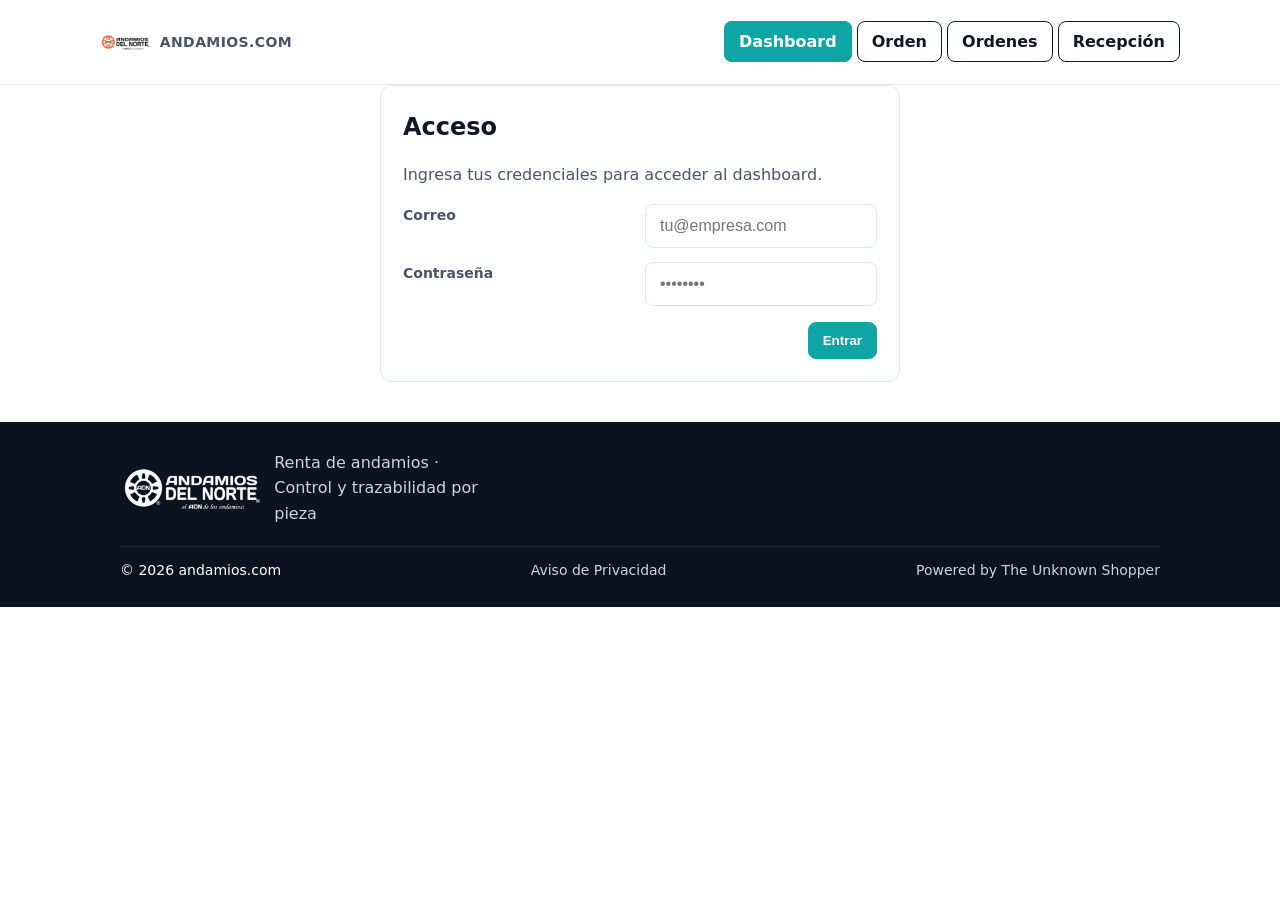
<file: index.html>
<!doctype html>
<html lang="es">
  <head>
    <meta charset="utf-8" />
    <meta name="viewport" content="width=device-width, initial-scale=1" />
    <title>Acceso | andamios.com</title>
    <link rel="icon" href="img/icon.png" />
    <meta name="description" content="Renta y control por pieza. Genera órdenes, calcula por días, estima transporte con mapa, valida stock y visualiza métricas en tiempo real." />
    <link rel="canonical" href="https://unknownshopper.github.io/andamiosdelnorte/" />
    <!-- Open Graph / WhatsApp preview -->
    <meta property="og:title" content="andamios.com · Sistema de renta y control por pieza" />
    <meta property="og:description" content="Renta y control por pieza. Órdenes, cálculo por días, transporte con mapa, validación de stock y métricas en tiempo real." />
    <meta property="og:type" content="website" />
    <meta property="og:url" content="https://unknownshopper.github.io/andamiosdelnorte/" />
    <meta property="og:image" content="https://unknownshopper.github.io/andamiosdelnorte/img/share.png" />
    <meta property="og:image:width" content="1200" />
    <meta property="og:image:height" content="630" />
    <meta property="og:image:alt" content="andamios.com" />
    <!-- Fallback image -->
    <meta property="og:image" content="https://unknownshopper.github.io/andamiosdelnorte/img/icon.png" />
    <!-- Twitter Card (fallback) -->
    <meta name="twitter:card" content="summary_large_image" />
    <meta name="twitter:title" content="andamios.com · Sistema de renta y control por pieza" />
    <meta name="twitter:description" content="Renta y control por pieza. Órdenes, cálculo por días, transporte con mapa, validación de stock y métricas en tiempo real." />
    <meta name="twitter:image" content="https://unknownshopper.github.io/andamiosdelnorte/img/share.png" />
    <meta name="twitter:image:width" content="1200" />
    <meta name="twitter:image:height" content="630" />
    <link rel="image_src" href="https://unknownshopper.github.io/andamiosdelnorte/img/share.png" />
    <meta name="theme-color" content="#0ea5a4" />
    <link rel="stylesheet" href="style.css" />
    <link href="https://fonts.googleapis.com/css2?family=Material+Symbols+Rounded:opsz,wght,FILL,GRAD@24,400,0,0" rel="stylesheet" />
    <style>
      :root {
        --bg: #ffffff;
        --surface: #ffffff;
        --ink: #0f172a;
        --muted: #475569;
        --line: #e2e8f0;
        --accent: #0ea5a4;
      }

      * { box-sizing: border-box; }
      html, body { height: 100%; }
      body {
        margin: 0;
        font-family: Inter, ui-sans-serif, system-ui, -apple-system, Segoe UI, Roboto, Noto Sans, Ubuntu, Cantarell, Helvetica Neue, Arial, "Apple Color Emoji", "Segoe UI Emoji";
        color: var(--ink);
        background: var(--bg);
        line-height: 1.6;
        font-size: 16px;
        -webkit-font-smoothing: antialiased;
        -moz-osx-font-smoothing: grayscale;
      }

      .container { max-width: 1080px; margin: 0 auto; padding: 0 20px; }

      header.hero { border-bottom: 1px solid var(--line); background: var(--surface); }
      .hero-inner { padding: 28px 0; display: flex; align-items: center; justify-content: space-between; gap: 16px; }
      .brand { display: inline-flex; gap: 10px; align-items: center; text-decoration: none; color: inherit; }
      .brand-mark { width: 36px; height: 36px; border: 2px solid var(--ink); border-radius: 6px; position: relative; }
      .brand-mark::before, .brand-mark::after { content: ""; position: absolute; background: var(--ink); width: 60%; height: 2px; left: 20%; top: 50%; }
      .brand-mark::before { transform: rotate(30deg); }
      .brand-mark::after { transform: rotate(-30deg); }
      .brand-logo { height: 28px; display: inline-block; }
      .brand-name { font-weight: 700; letter-spacing: 0.4px; font-size: 14px; text-transform: uppercase; color: var(--muted); }

      .btn { appearance: none; border: 1px solid var(--ink); background: #fff; color: var(--ink); padding: 10px 14px; border-radius: 8px; cursor: pointer; text-decoration: none; font-weight: 600; }
      .btn.accent { background: var(--accent); color: #fff; border-color: var(--accent); }
      .btn.ghost { border-color: var(--line); color: var(--muted); }
      .btn:hover { filter: brightness(0.98); }

      main { padding: 42px 0; }
      .grid { display: grid; grid-template-columns: repeat(12, 1fr); gap: 16px; }
      .card { grid-column: span 12; border: 1px solid var(--line); border-radius: 10px; padding: 18px; background: var(--surface); }
      .card h3 { margin: 0 0 6px; font-size: 18px; }
      .metric { font-size: 34px; font-weight: 800; letter-spacing: .3px; }
      .muted { color: var(--muted); }
      /* Dashboard cards */
      .card.dash { text-align: center; cursor: pointer; transition: box-shadow .15s ease; }
      .card.dash:hover { box-shadow: 0 6px 18px rgba(2, 6, 23, 0.08); }

      .login { max-width: 520px; margin: 0 auto; border: 1px solid var(--line); border-radius: 12px; padding: 22px; }
      .login h1 { margin: 0 0 6px; font-size: 24px; }
      .row { display: grid; gap: 10px; margin-top: 14px; }
      label { font-weight: 600; font-size: 14px; }
      input[type="email"], input[type="password"] { width: 100%; padding: 12px 14px; border: 1px solid var(--line); border-radius: 8px; font-size: 16px; }
      .actions { display: flex; justify-content: flex-end; gap: 10px; margin-top: 16px; }

      .topbar { display: none; border-bottom: 1px solid var(--line); background: var(--surface); }
      .topbar .container { display: flex; align-items: center; justify-content: space-between; padding: 10px 20px; }

      @media (min-width: 720px) {
        .card.span-6 { grid-column: span 6; }
      }
      /* Notas / pie de página (mantenido en CSS global) */
    </style>
  </head>
  <body>
    <header class="hero">
      <div class="container hero-inner">
        <a class="brand" href="#">
          <img class="brand-logo" src="img/logo.png" alt="andamios.com" />
          <span class="brand-name">andamios.com</span>
        </a>
        <nav>
          <a class="btn accent" href="index.html">Dashboard</a>
          <a class="btn" href="orden.html">Orden</a>
          <a class="btn" href="rentlist.html">Ordenes</a>
          <a class="btn" href="recepcion.html">Recepción</a>
        </nav>
      </div>
    </header>

    <div class="topbar" id="topbar">
      <div class="container">
        <div class="muted">Dashboard</div>
        <div style="display:flex; gap:10px; align-items:center;">
          <span id="userLabel" class="muted"></span>
          <button id="logoutBtn" class="btn">Salir</button>
        </div>
      </div>
    </div>

    <main class="container">
      <section id="loginView" class="login">
        <h1>Acceso</h1>
        <p class="muted">Ingresa tus credenciales para acceder al dashboard.</p>
        <form id="loginForm">
          <div class="row">
            <label for="email">Correo</label>
            <input id="email" name="email" type="email" placeholder="tu@empresa.com" required />
          </div>
          <div class="row">
            <label for="password">Contraseña</label>
            <input id="password" name="password" type="password" placeholder="••••••••" required />
          </div>
          <div class="actions">
            <button class="btn accent" type="submit">Entrar</button>
          </div>
        </form>
      </section>

      <section id="dashboardView" style="display:none;">
        <div class="grid">
          <div class="card span-6 dash" onclick="location.href='rentlist.html'" role="link" tabindex="0">
            <h3>Equipos en renta / stock</h3>
            <div class="metric" id="metricRenta">—</div>
            <div class="muted">Resumen de inventario</div>
          </div>
          <div class="card span-6 dash">
            <h3>Clientes activos</h3>
            <div class="metric" id="metricClientes">—</div>
            <div class="muted">Con órdenes vigentes</div>
          </div>
          <div class="card span-6 dash">
            <h3>Equipos en mantenimiento</h3>
            <div class="metric" id="metricManto">—</div>
            <div class="muted">OT abiertas</div>
          </div>
          <div class="card span-6 dash">
            <h3>Flujo</h3>
            <div style="display:flex; flex-direction:column; gap:8px; align-items:center;">
              <div>Ingresos: <strong id="metricIngresos">—</strong></div>
              <div>Egresos: <strong id="metricEgresos">—</strong></div>
            </div>
            <div class="muted">Basado en órdenes abiertas</div>
          </div>
        </div>
      </section>
    </main>

    <footer class="site-footer">
      <div class="container">
        <div class="grid">
          <div>
            <div style="display:flex; align-items:center; gap:12px;">
              <a class="brand" href="index.html" style="display:inline-flex; gap:10px; align-items:center; text-decoration:none;">
                <img class="footer-logo" src="img/logo.png" alt="andamios.com" />
              </a>
              <div class="muted">Renta de andamios · Control y trazabilidad por pieza</div>
            </div>
          </div>
        </div>
        <div class="foot-bottom">
          <div>© 2026 andamios.com</div>
          <div><a href="privacidad.html">Aviso de Privacidad</a></div>
          <div class="muted">Powered by <a href="https://unknownshoppers.com" target="_blank" rel="noopener">The Unknown Shopper</a></div>
        </div>
      </div>
    </footer>
    <script src="script.js"></script>
  </body>
  </html>
</file>
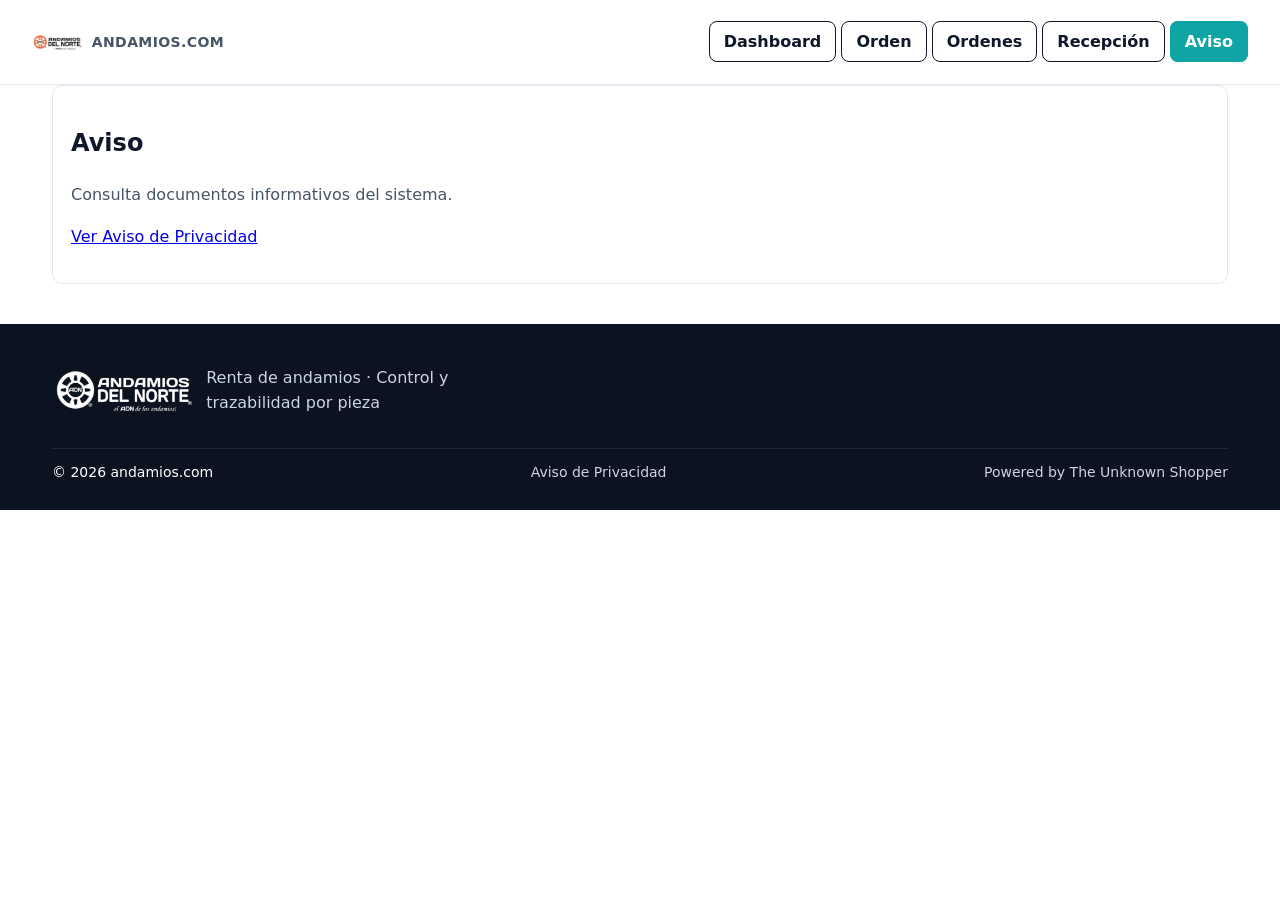
<file: aviso.html>
<!doctype html>
<html lang="es">
  <head>
    <meta charset="utf-8" />
    <meta name="viewport" content="width=device-width, initial-scale=1" />
    <title>Aviso | andamios.com</title>
    <link rel="icon" href="img/icon.png" />
    <meta name="description" content="Aviso y documentos informativos del sistema de renta de andamios." />
    <link rel="canonical" href="https://unknownshopper.github.io/andamiosdelnorte/aviso.html" />
    <link rel="stylesheet" href="style.css" />
  </head>
  <body>
    <header class="hero">
      <div class="container hero-inner">
        <a class="brand" href="index.html">
          <img class="brand-logo" src="img/logo.png" alt="andamios.com" />
          <span class="brand-name">andamios.com</span>
        </a>
        <nav>
          <a class="btn" href="index.html">Dashboard</a>
          <a class="btn" href="orden.html">Orden</a>
          <a class="btn" href="rentlist.html">Ordenes</a>
          <a class="btn" href="recepcion.html">Recepción</a>
          <a class="btn accent" href="aviso.html">Aviso</a>
        </nav>
      </div>
    </header>

    <main class="container">
      <section class="card span-12">
        <h1>Aviso</h1>
        <p class="muted">Consulta documentos informativos del sistema.</p>
        <p><a href="privacidad.html">Ver Aviso de Privacidad</a></p>
      </section>
    </main>

    <footer class="site-footer">
      <div class="container">
        <div class="grid">
          <div>
            <div style="display:flex; align-items:center; gap:12px;">
              <a class="brand" href="index.html" style="display:inline-flex; gap:10px; align-items:center; text-decoration:none;">
                <img class="footer-logo" src="img/logo.png" alt="andamios.com" />
              </a>
              <div class="muted">Renta de andamios · Control y trazabilidad por pieza</div>
            </div>
          </div>
        </div>
        <div class="foot-bottom">
          <div>© 2026 andamios.com</div>
          <div><a href="privacidad.html">Aviso de Privacidad</a></div>
          <div class="muted">Powered by <a href="https://unknownshoppers.com" target="_blank" rel="noopener">The Unknown Shopper</a></div>
        </div>
      </div>
    </footer>
    <script src="script.js"></script>
  </body>
</html>
</file>
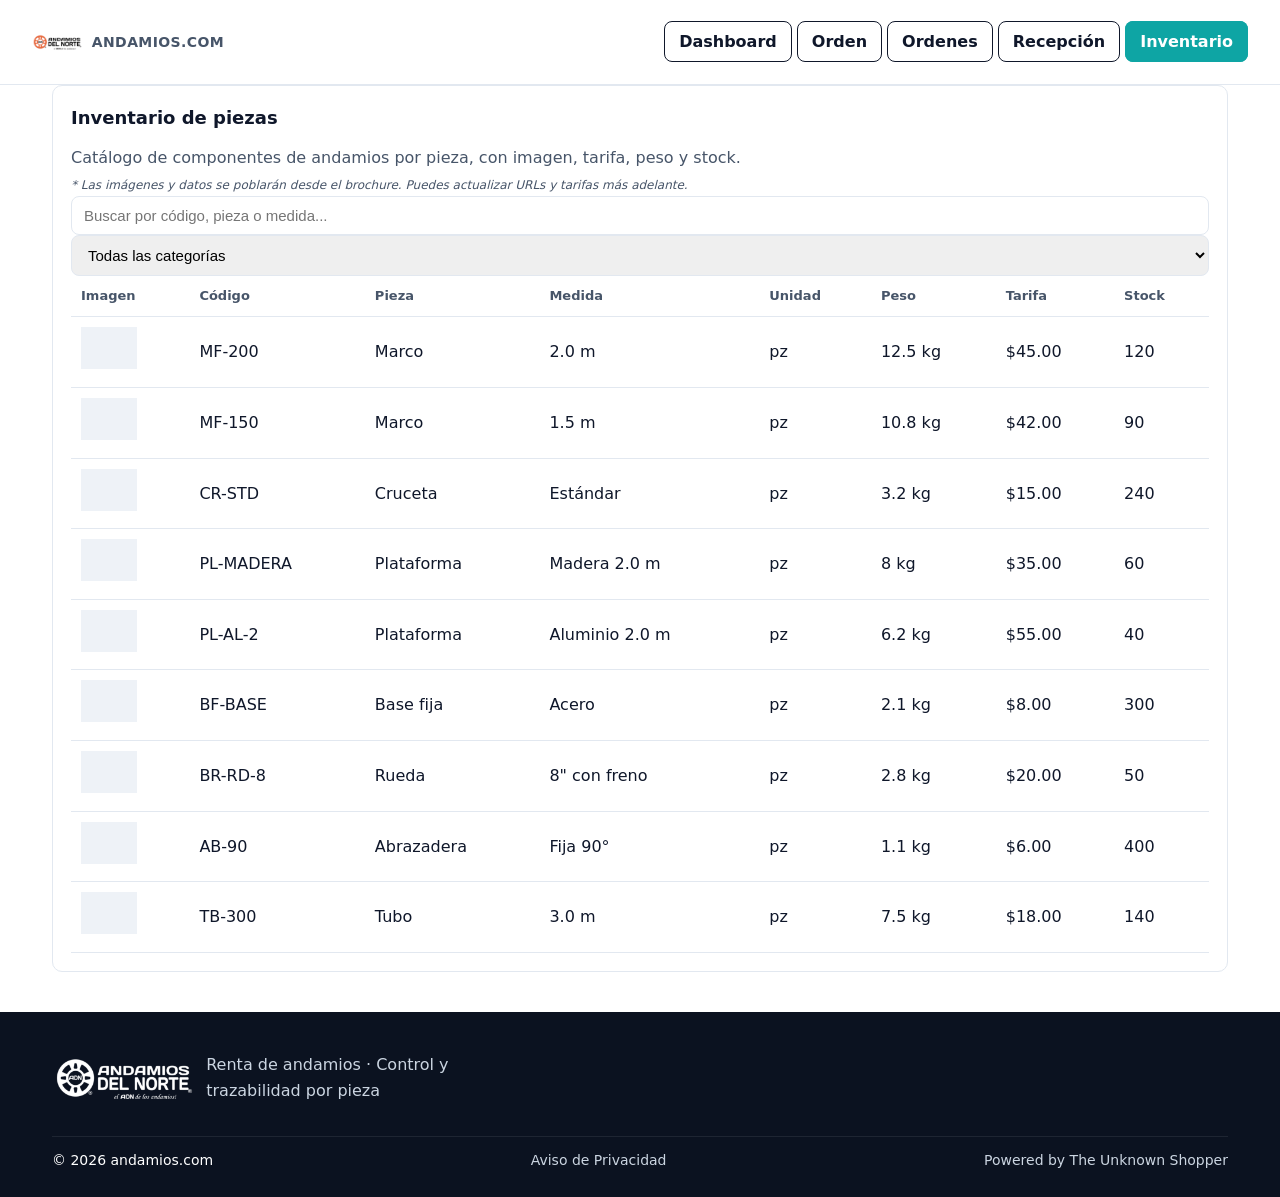
<file: inv.html>
<!DOCTYPE html>
<html lang="es">
  <head>
    <meta charset="UTF-8" />
    <meta name="viewport" content="width=device-width, initial-scale=1.0" />
    <title>Inventario | andamios.com</title>
    <link rel="icon" href="img/icon.png" />
    <link rel="stylesheet" href="style.css" />
    <meta name="description" content="Inventario de piezas: catálogo con imagen, tarifa, peso y stock." />
    <link rel="canonical" href="https://unknownshopper.github.io/andamiosdelnorte/inv.html" />
    <!-- Open Graph / WhatsApp preview -->
    <meta property="og:title" content="Inventario · andamios.com" />
    <meta property="og:description" content="Catálogo de piezas con imagen, tarifa y stock." />
    <meta property="og:type" content="website" />
    <meta property="og:url" content="https://unknownshopper.github.io/andamiosdelnorte/inv.html" />
    <meta property="og:image" content="https://unknownshopper.github.io/andamiosdelnorte/img/share.png" />
    <meta property="og:image:width" content="1200" />
    <meta property="og:image:height" content="630" />
    <meta property="og:image:alt" content="andamios.com" />
    <!-- Fallback image -->
    <meta property="og:image" content="https://unknownshopper.github.io/andamiosdelnorte/img/icon.png" />
    <!-- Twitter Card -->
    <meta name="twitter:card" content="summary_large_image" />
    <meta name="twitter:title" content="Inventario · andamios.com" />
    <meta name="twitter:description" content="Catálogo de piezas con imagen, tarifa y stock." />
    <meta name="twitter:image" content="https://unknownshopper.github.io/andamiosdelnorte/img/share.png" />
    <meta name="twitter:image:width" content="1200" />
    <meta name="twitter:image:height" content="630" />
    <link rel="image_src" href="https://unknownshopper.github.io/andamiosdelnorte/img/share.png" />
  </head>
  <body>
    <header class="hero">
      <div class="container hero-inner">
        <a class="brand" href="index.html">
          <img class="brand-logo" src="img/logo.png" alt="andamios.com" />
          <span class="brand-name">andamios.com</span>
        </a>
        <nav>
          <a class="btn" href="index.html">Dashboard</a>
          <a class="btn" href="orden.html">Orden</a>
          <a class="btn" href="rentlist.html">Ordenes</a>
          <a class="btn" href="recepcion.html">Recepción</a>
          <a class="btn accent" href="inv.html">Inventario</a>
        </nav>
      </div>
    </header>

    <main class="container">
      <section class="card">
        <h2>Inventario de piezas</h2>
        <div class="muted">Catálogo de componentes de andamios por pieza, con imagen, tarifa, peso y stock.</div>
        <div class="note">Las imágenes y datos se poblarán desde el brochure. Puedes actualizar URLs y tarifas más adelante.</div>

        <div class="filters">
          <input id="invSearch" type="search" placeholder="Buscar por código, pieza o medida..." />
          <select id="invCategoria">
            <option value="">Todas las categorías</option>
            <option value="marcos">Marcos</option>
            <option value="plataformas">Plataformas</option>
            <option value="crucetas">Crucetas</option>
            <option value="bases">Bases / Nivelación</option>
            <option value="ruedas">Ruedas</option>
            <option value="abrazaderas">Abrazaderas / Acoples</option>
            <option value="tubos">Tubos</option>
            <option value="otros">Otros</option>
          </select>
        </div>

        <div class="table-wrap">
          <table>
            <thead>
              <tr>
                <th>Imagen</th>
                <th>Código</th>
                <th>Pieza</th>
                <th class="hide-sm">Medida</th>
                <th>Unidad</th>
                <th class="hide-sm">Peso</th>
                <th>Tarifa</th>
                <th>Stock</th>
              </tr>
            </thead>
            <tbody id="invBody"></tbody>
          </table>
        </div>
      </section>
    </main>

    <footer class="site-footer">
      <div class="container">
        <div class="grid">
          <div>
            <div style="display:flex; align-items:center; gap:12px;">
              <a class="brand" href="index.html" style="display:inline-flex; gap:10px; align-items:center; text-decoration:none;">
                <img class="footer-logo" src="img/logo.png" alt="andamios.com" />
              </a>
              <div class="muted">Renta de andamios · Control y trazabilidad por pieza</div>
            </div>
          </div>
        </div>
        <div class="foot-bottom">
          <div>© 2026 andamios.com</div>
          <div><a href="privacidad.html">Aviso de Privacidad</a></div>
          <div class="muted">Powered by <a href="https://unknownshoppers.com" target="_blank" rel="noopener">The Unknown Shopper</a></div>
        </div>
      </div>
    </footer>
    <script src="./script.js"></script>
  </body>
</html>
</file>
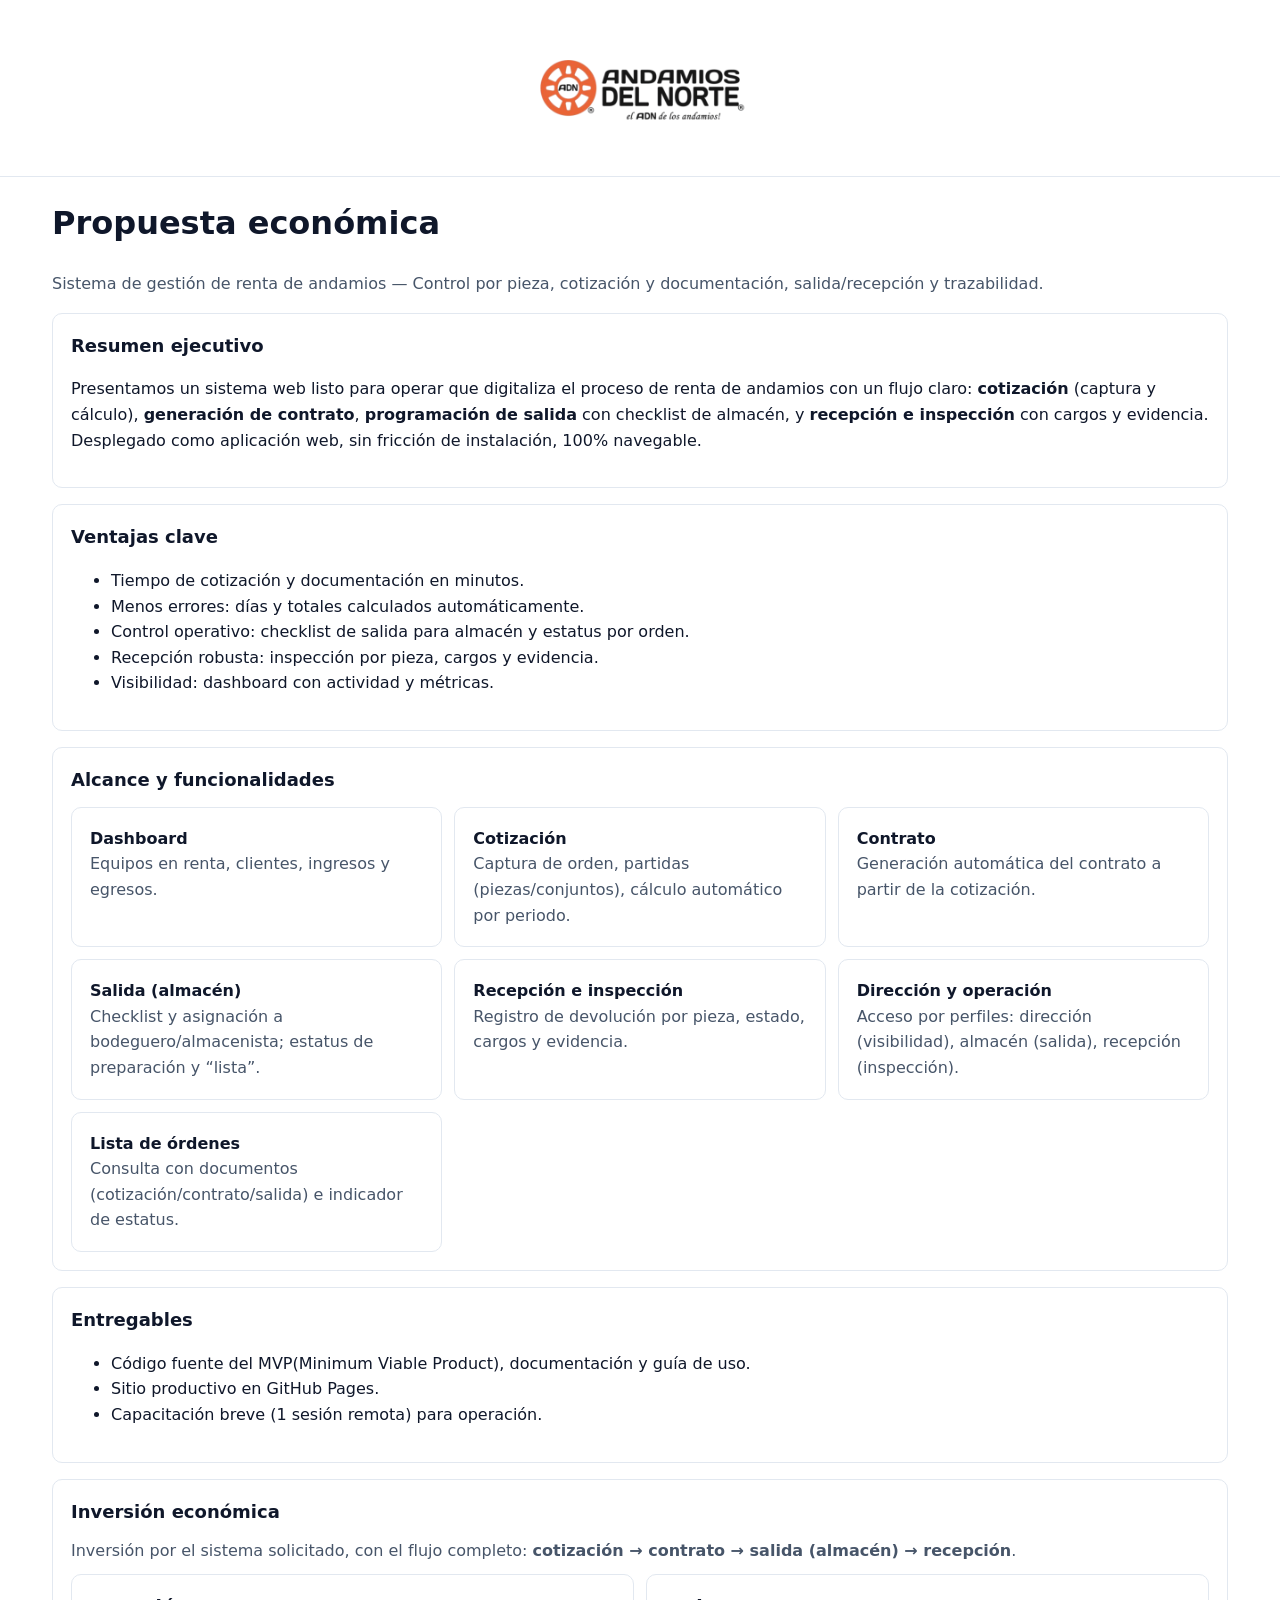
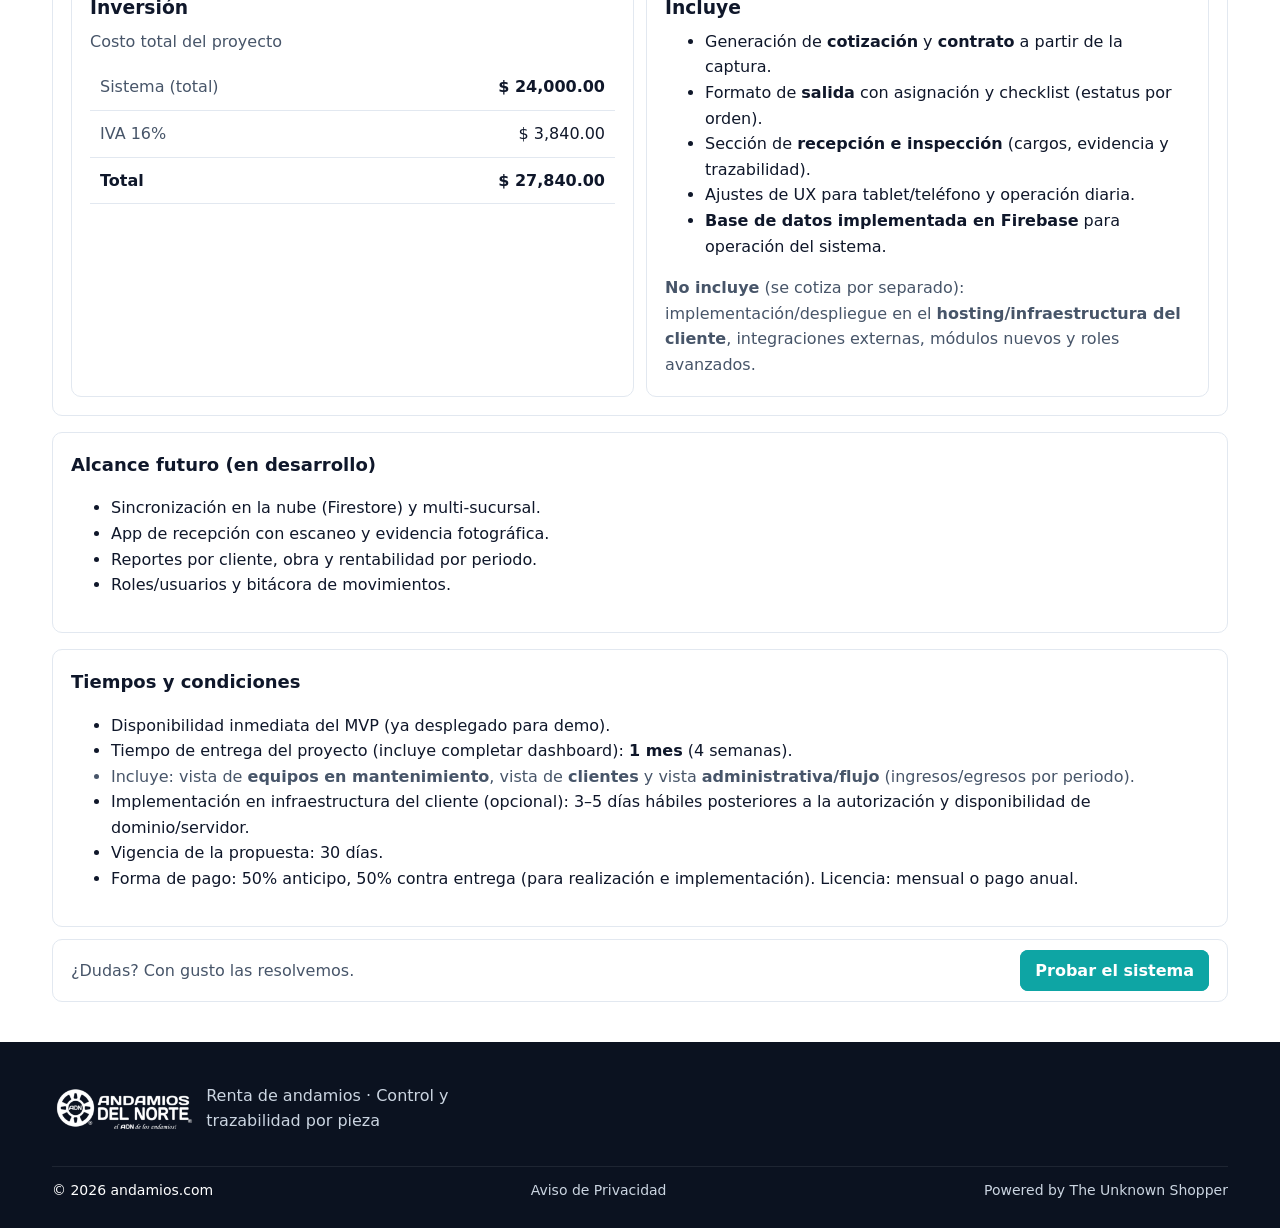
<file: propuesteco.html>
<!doctype html>
<html lang="es">
  <head>
    <meta charset="utf-8" />
    <meta name="viewport" content="width=device-width, initial-scale=1" />
    <title>Propuesta económica | andamios.com</title>
    <link rel="icon" href="img/icon.png" />
    <meta name="description" content="Propuesta económica: alcance, beneficios y precios del sistema de renta y control por pieza (andamios.com)." />
    <link rel="canonical" href="https://unknownshopper.github.io/andamiosdelnorte/propuesteco.html" />
    <!-- Open Graph / WhatsApp preview -->
    <meta property="og:title" content="Propuesta económica · andamios.com" />
    <meta property="og:description" content="Alcance y precios del sistema: órdenes, cálculo por días, transporte con mapa, validación de stock y métricas en tiempo real." />
    <meta property="og:type" content="website" />
    <meta property="og:url" content="https://unknownshopper.github.io/andamiosdelnorte/propuesteco.html" />
    <meta property="og:image" content="https://unknownshopper.github.io/andamiosdelnorte/img/share.png" />
    <meta property="og:image:width" content="1200" />
    <meta property="og:image:height" content="630" />
    <meta property="og:image:alt" content="andamios.com" />
    <!-- Fallback image -->
    <meta property="og:image" content="https://unknownshopper.github.io/andamiosdelnorte/img/icon.png" />
    <!-- Twitter Card -->
    <meta name="twitter:card" content="summary_large_image" />
    <meta name="twitter:title" content="Propuesta económica · andamios.com" />
    <meta name="twitter:description" content="Alcance y precios del sistema: órdenes, cálculo por días, transporte con mapa, validación de stock y métricas en tiempo real." />
    <meta name="twitter:image" content="https://unknownshopper.github.io/andamiosdelnorte/img/share.png" />
    <meta name="twitter:image:width" content="1200" />
    <meta name="twitter:image:height" content="630" />
    <link rel="image_src" href="https://unknownshopper.github.io/andamiosdelnorte/img/share.png" />
    <link rel="stylesheet" href="style.css" />
  </head>
  <body>
    <header class="hero">
      <div class="container hero-inner" style="justify-content:center; text-align:center;">
        <a class="brand" href="index.html" style="flex-direction:column; gap:12px; align-items:center;">
          <img class="brand-logo" src="img/logo.png" alt="andamios.com" style="height:120px;" />
        </a>
      </div>
    </header>

    <main class="container">
      <h1>Propuesta económica</h1>
      <p class="muted">Sistema de gestión de renta de andamios — Control por pieza, cotización y documentación, salida/recepción y trazabilidad.</p>

      <section class="grid" style="margin-top:12px;">
        <div class="card span-7">
          <h2>Resumen ejecutivo</h2>
          <p>
            Presentamos un sistema web listo para operar que digitaliza el proceso de renta de andamios con un flujo claro:
            <strong>cotización</strong> (captura y cálculo), <strong>generación de contrato</strong>, <strong>programación de salida</strong>
            con checklist de almacén, y <strong>recepción e inspección</strong> con cargos y evidencia.
            Desplegado como aplicación web, sin fricción de instalación, 100% navegable.
          </p>
        </div>
        <div class="card span-5">
          <h2>Ventajas clave</h2>
          <ul>
            <li>Tiempo de cotización y documentación en minutos.</li>
            <li>Menos errores: días y totales calculados automáticamente.</li>
            <li>Control operativo: checklist de salida para almacén y estatus por orden.</li>
            <li>Recepción robusta: inspección por pieza, cargos y evidencia.</li>
            <li>Visibilidad: dashboard con actividad y métricas.</li>
          </ul>
        </div>

        <div class="card span-12">
          <h2>Alcance y funcionalidades</h2>
          <div class="grid" style="gap:12px;">
            <div class="card span-4"><strong>Dashboard</strong><div class="muted">Equipos en renta, clientes, ingresos y egresos.</div></div>

            <div class="card span-4"><strong>Cotización</strong><div class="muted">Captura de orden, partidas (piezas/conjuntos), cálculo automático por periodo.</div></div>
            <div class="card span-4"><strong>Contrato</strong><div class="muted">Generación automática del contrato a partir de la cotización.</div></div>
            <div class="card span-4"><strong>Salida (almacén)</strong><div class="muted">Checklist y asignación a bodeguero/almacenista; estatus de preparación y “lista”.</div></div>
            <div class="card span-4"><strong>Recepción e inspección</strong><div class="muted">Registro de devolución por pieza, estado, cargos y evidencia.</div></div>
            <div class="card span-4"><strong>Dirección y operación</strong><div class="muted">Acceso por perfiles: dirección (visibilidad), almacén (salida), recepción (inspección).</div></div>
            <div class="card span-4"><strong>Lista de órdenes</strong><div class="muted">Consulta con documentos (cotización/contrato/salida) e indicador de estatus.</div></div>
          </div>
        </div>

        <div class="card span-12">
          <h2>Entregables</h2>
          <ul>
            <li>Código fuente del MVP(Minimum Viable Product), documentación y guía de uso.</li>
            <li>Sitio productivo en GitHub Pages.</li>
            <li>Capacitación breve (1 sesión remota) para operación.</li>
          </ul>
        </div>

        <div class="card span-12">
          <h2>Inversión económica</h2>
          <div class="muted" style="margin-bottom:10px;">
            Inversión por el sistema solicitado, con el flujo completo: <strong>cotización → contrato → salida (almacén) → recepción</strong>.
          </div>

          <div class="grid" style="gap:12px;">
            <div class="card span-6">
              <h3 style="margin:0 0 6px;">Inversión</h3>
              <div class="muted" style="margin-bottom:10px;">Costo total del proyecto</div>
              <table>
                <tbody>
                  <tr><td class="muted">Sistema (total)</td><td style="text-align:right;"><strong>$ 24,000.00</strong></td></tr>
                  <tr><td class="muted">IVA 16%</td><td style="text-align:right;">$ 3,840.00</td></tr>
                  <tr><td><strong>Total</strong></td><td style="text-align:right;"><strong>$ 27,840.00</strong></td></tr>
                </tbody>
              </table>
            </div>
            <div class="card span-6">
              <h3 style="margin:0 0 6px;">Incluye</h3>
              <ul style="margin-top:6px;">
                <li>Generación de <strong>cotización</strong> y <strong>contrato</strong> a partir de la captura.</li>
                <li>Formato de <strong>salida</strong> con asignación y checklist (estatus por orden).</li>
                <li>Sección de <strong>recepción e inspección</strong> (cargos, evidencia y trazabilidad).</li>
                <li>Ajustes de UX para tablet/teléfono y operación diaria.</li>
                <li><strong>Base de datos implementada en Firebase</strong> para operación del sistema.</li>
              </ul>
              <div class="muted" style="margin-top:10px;"><strong>No incluye</strong> (se cotiza por separado): implementación/despliegue en el <strong>hosting/infraestructura del cliente</strong>, integraciones externas, módulos nuevos y roles avanzados.</div>
            </div>
          </div>
        </div>
        <div class="card span-5">
          <h2>Alcance futuro (en desarrollo)</h2>
          <ul>
            <li>Sincronización en la nube (Firestore) y multi-sucursal.</li>
            <li>App de recepción con escaneo y evidencia fotográfica.</li>
            <li>Reportes por cliente, obra y rentabilidad por periodo.</li>
            <li>Roles/usuarios y bitácora de movimientos.</li>
          </ul>
        </div>

        <div class="card span-12">
          <h2>Tiempos y condiciones</h2>
          <ul>
            <li>Disponibilidad inmediata del MVP (ya desplegado para demo).</li>
            <li>Tiempo de entrega del proyecto (incluye completar dashboard): <strong>1 mes</strong> (4 semanas).</li>
            <li class="muted">Incluye: vista de <strong>equipos en mantenimiento</strong>, vista de <strong>clientes</strong> y vista <strong>administrativa/flujo</strong> (ingresos/egresos por periodo).</li>
            <li>Implementación en infraestructura del cliente (opcional): 3–5 días hábiles posteriores a la autorización y disponibilidad de dominio/servidor.</li>
            <li>Vigencia de la propuesta: 30 días.</li>
            <li>Forma de pago: 50% anticipo, 50% contra entrega (para realización e implementación). Licencia: mensual o pago anual.</li>
          </ul>
        </div>
      </section>

      <section class="card span-12" style="margin-top:12px;">
        <div class="actions" style="display:flex; align-items:center; justify-content:space-between; flex-wrap:wrap; gap:10px;">
          <div class="muted">¿Dudas? Con gusto las resolvemos.</div>
          <div style="margin-left:auto;">
            <a href="index.html" class="btn accent">Probar el sistema</a>
          </div>
        </div>
      </section>
    </main>

    <footer class="site-footer">
      <div class="container">
        <div class="grid">
          <div>
            <div style="display:flex; align-items:center; gap:12px;">
              <a class="brand" href="index.html" style="display:inline-flex; gap:10px; align-items:center; text-decoration:none;">
                <img class="footer-logo" src="img/logo.png" alt="andamios.com" />
              </a>
              <div class="muted">Renta de andamios · Control y trazabilidad por pieza</div>
            </div>
          </div>
        </div>
        <div class="foot-bottom">
          <div>© 2026 andamios.com</div>
          <div><a href="privacidad.html">Aviso de Privacidad</a></div>
          <div class="muted">Powered by <a href="https://unknownshoppers.com" target="_blank" rel="noopener">The Unknown Shopper</a></div>
        </div>
      </div>
    </footer>
  </body>
</html>
</file>
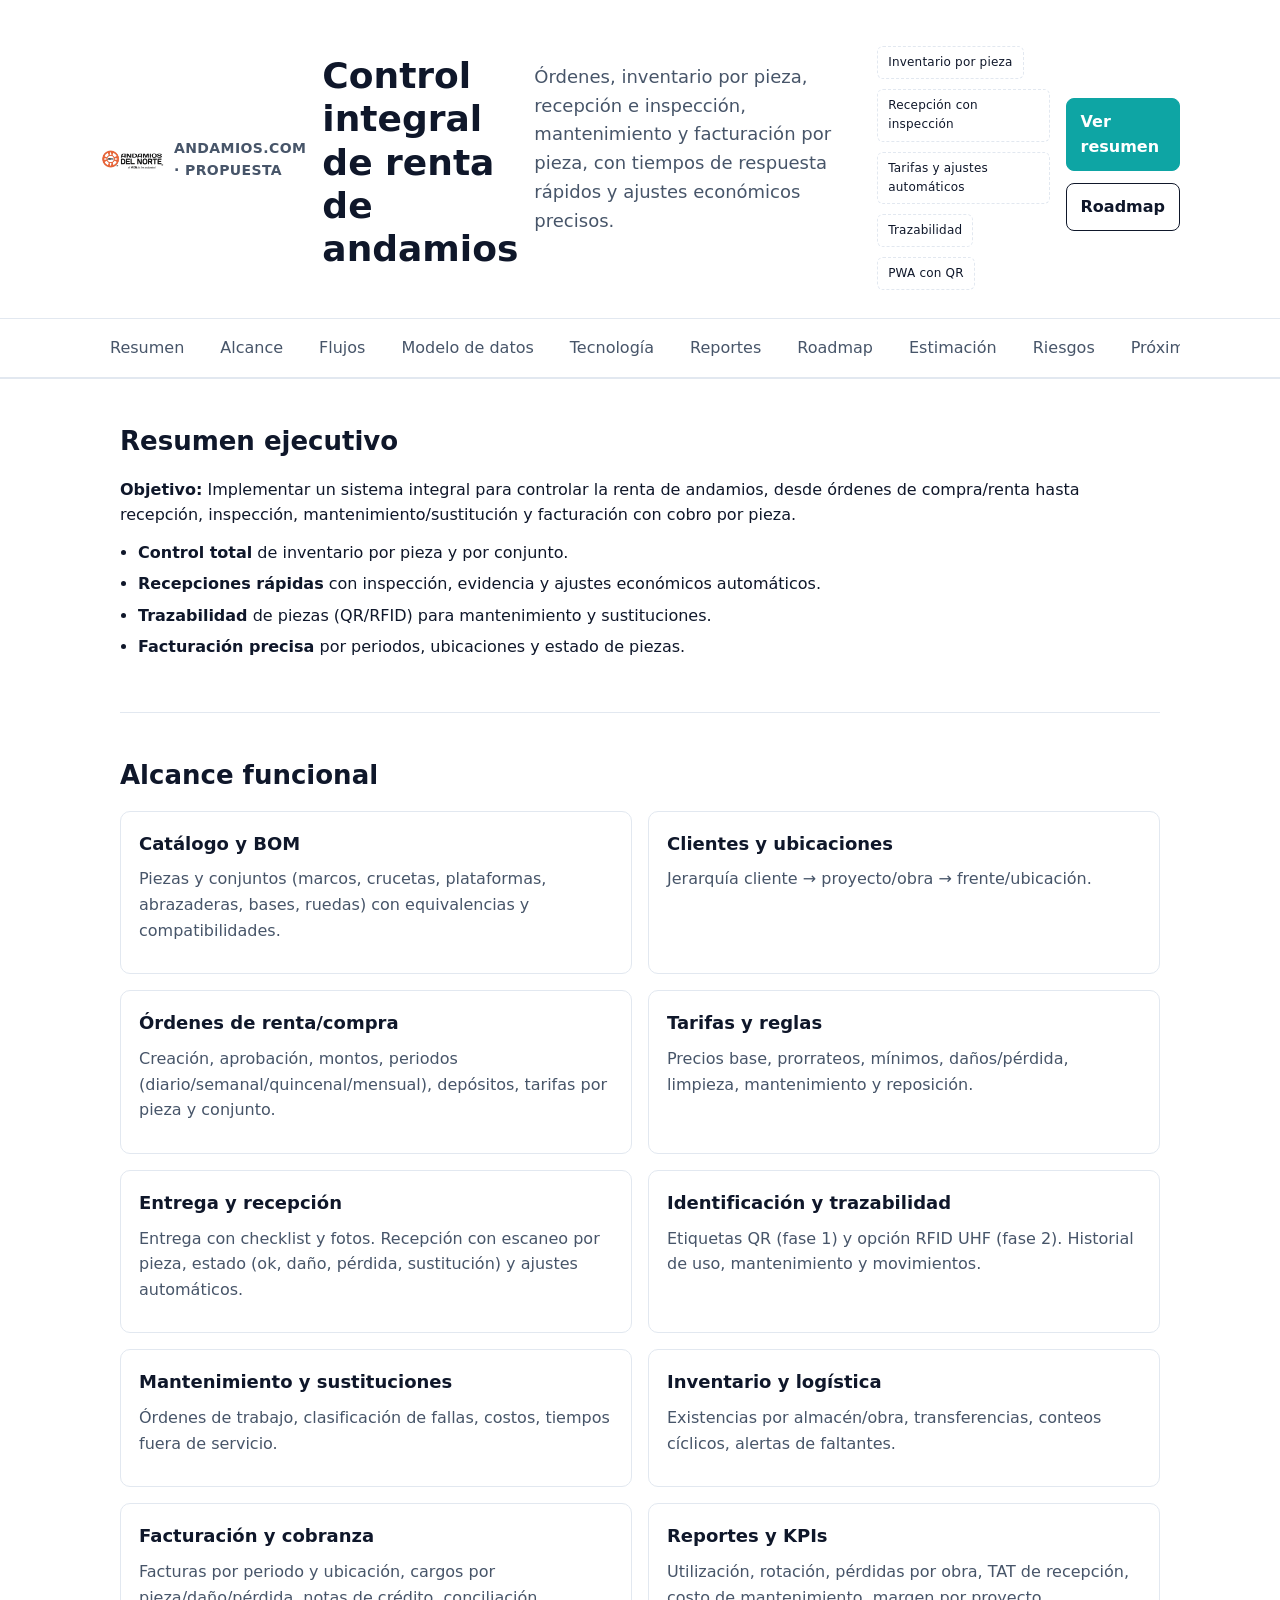
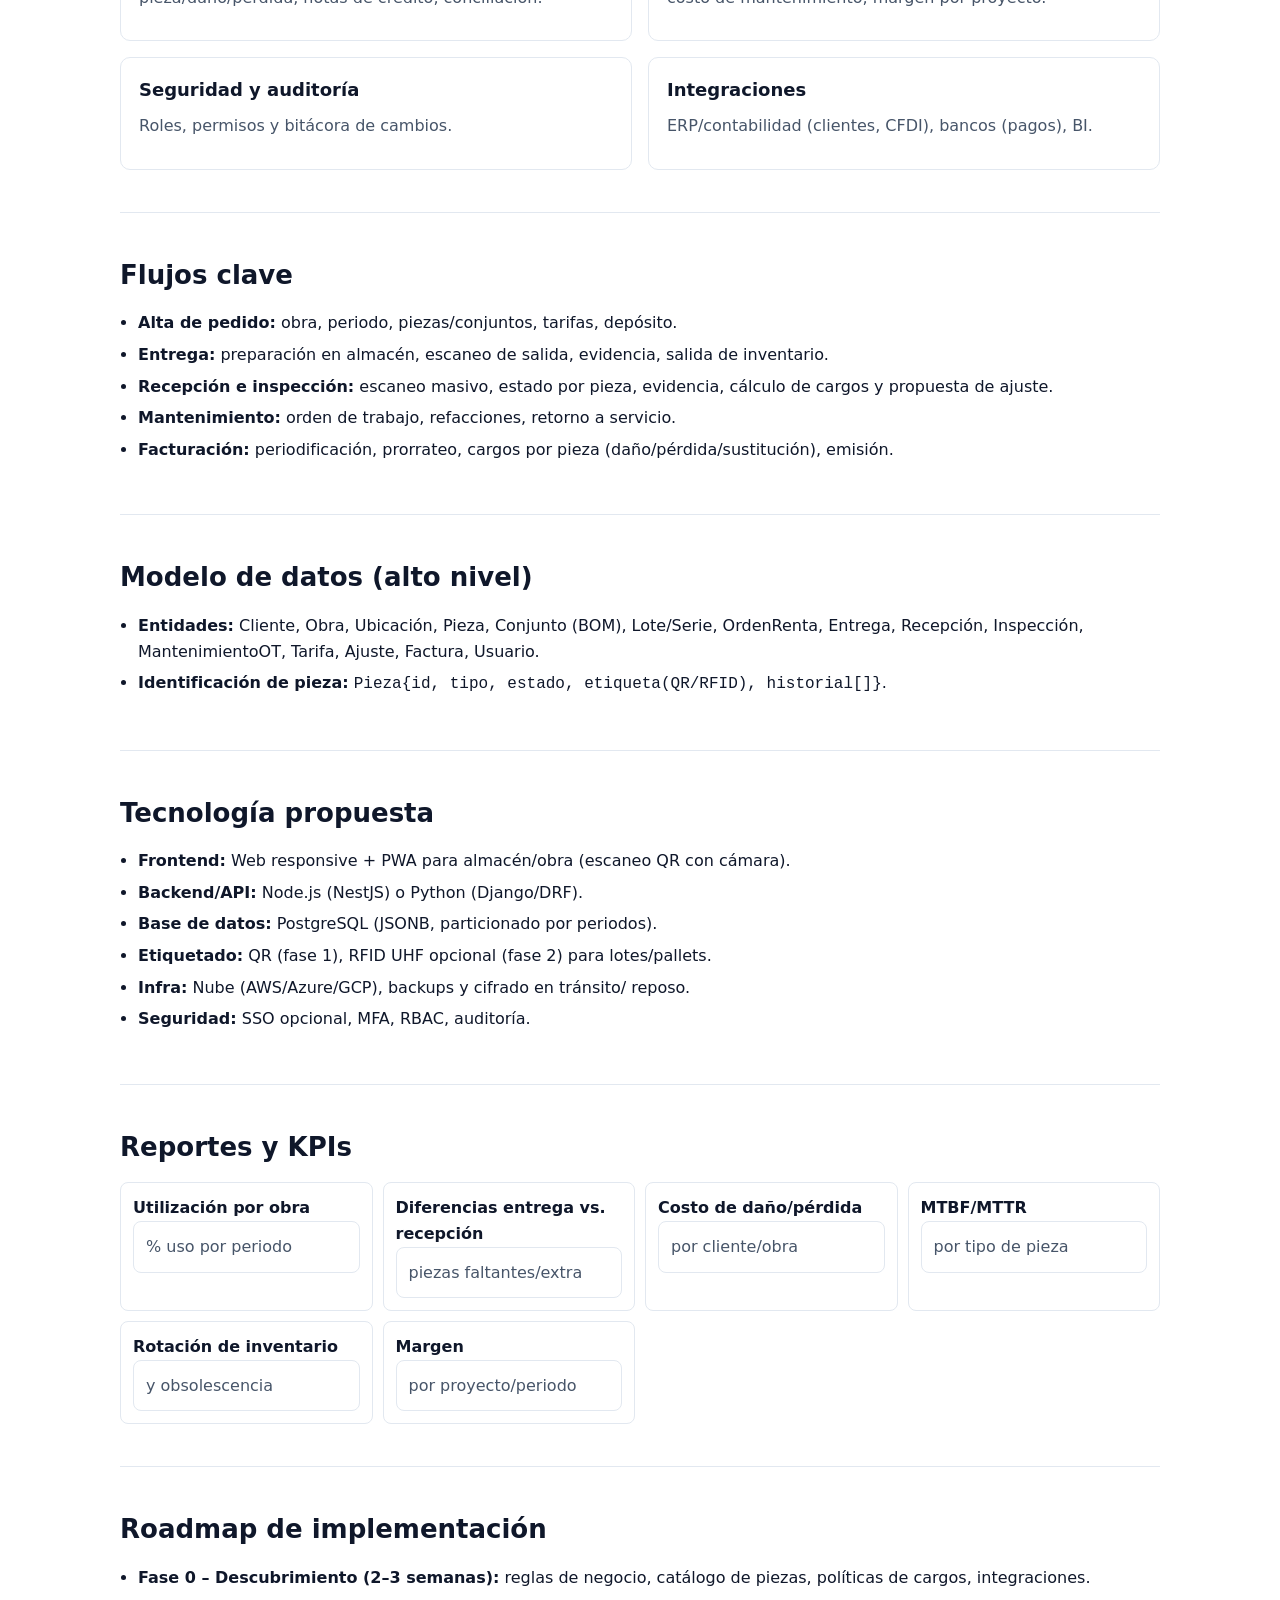
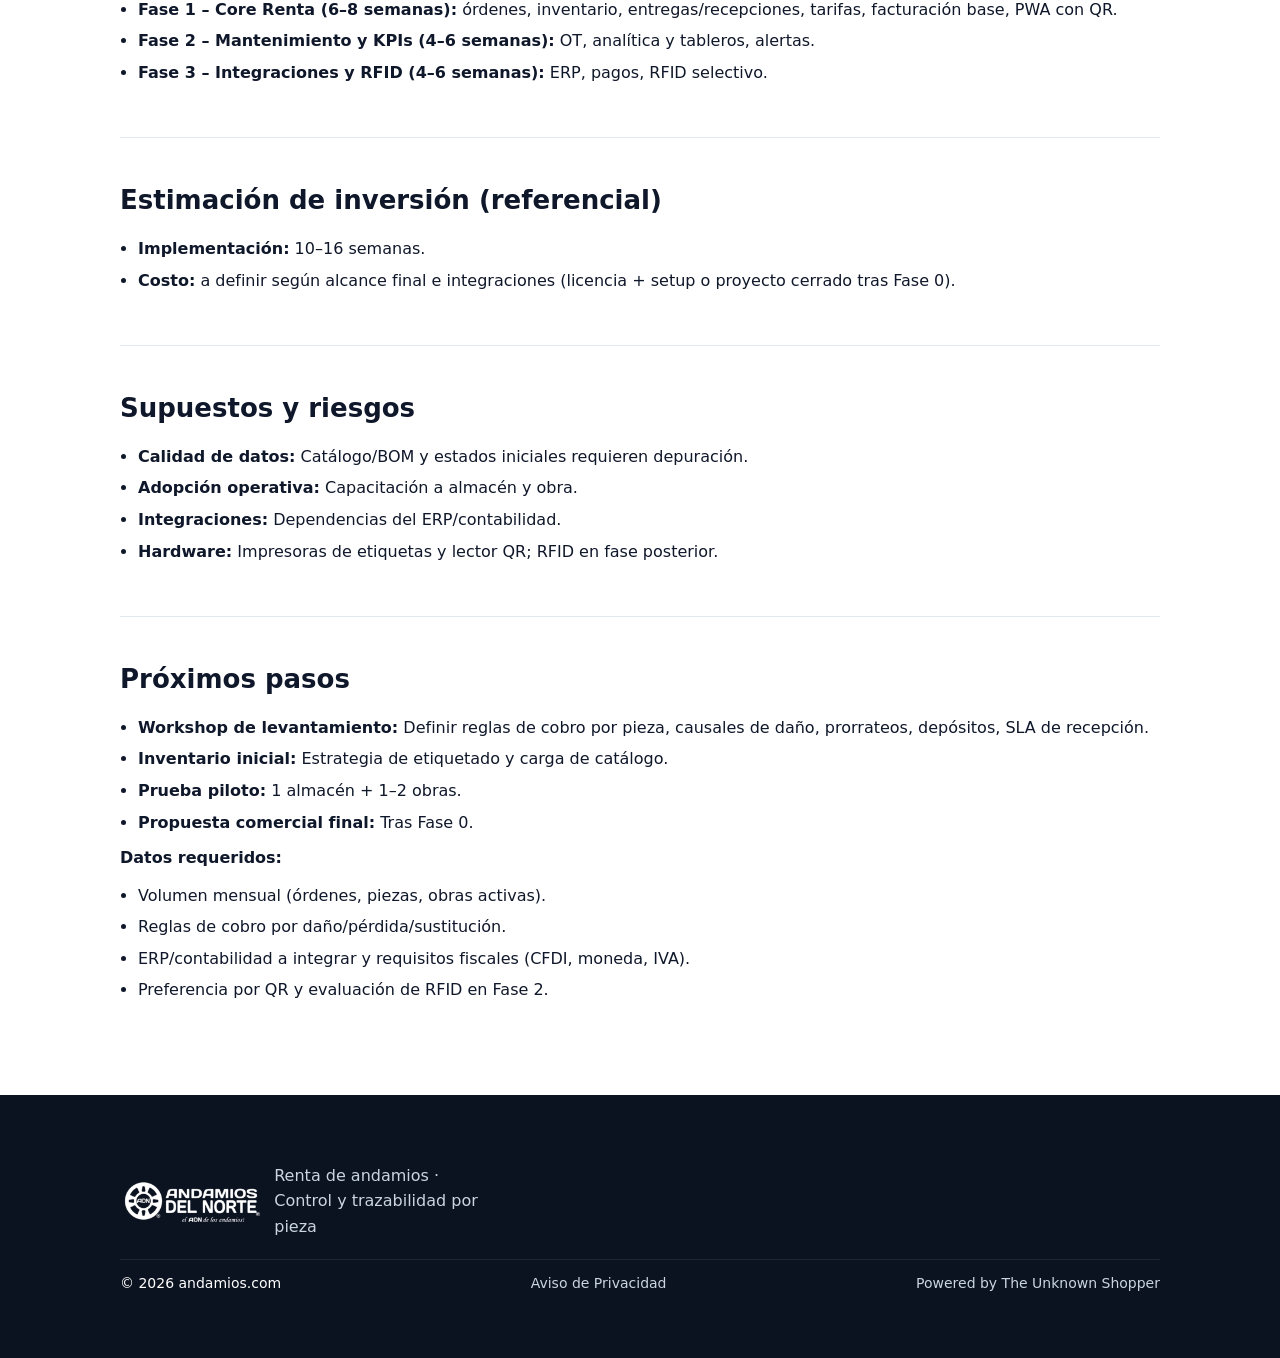
<file: proyecto.html>
<!doctype html>
<html lang="es">
  <head>
    <meta charset="utf-8" />
    <meta name="viewport" content="width=device-width, initial-scale=1" />
    <title>Propuesta de Sistema | Control de Renta de Andamios</title>
    <link rel="icon" href="img/icon.png" />
    <meta name="description" content="Propuesta de solución para control integral de renta de andamios: órdenes, inventario por pieza, recepción, inspección, mantenimiento y facturación por pieza." />
    <link rel="stylesheet" href="style.css" />
    <style>
      :root {
        --bg: #ffffff;
        --surface: #ffffff;
        --ink: #0f172a; /* slate-900 */
        --muted: #475569; /* slate-600 */
        --line: #e2e8f0; /* slate-200 */
        --accent: #0ea5a4; /* teal-500 */
        --accent-ink: #0b4f4f;
        --chip: #0f172a;
      }

      * { box-sizing: border-box; }
      html, body { height: 100%; }
      body {
        margin: 0;
        font-family: Inter, ui-sans-serif, system-ui, -apple-system, Segoe UI, Roboto, Noto Sans, Ubuntu, Cantarell, Helvetica Neue, Arial, "Apple Color Emoji", "Segoe UI Emoji";
        color: var(--ink);
        background: var(--bg);
        line-height: 1.6;
        font-size: 16px;
        -webkit-font-smoothing: antialiased;
        -moz-osx-font-smoothing: grayscale;
      }

      .container { max-width: 1080px; margin: 0 auto; padding: 0 20px; }

      header.hero {
        border-bottom: 1px solid var(--line);
        background: var(--surface);
      }
      .hero-inner { padding: 56px 0 28px; }
      .brand {
        display: inline-flex;
        gap: 10px;
        align-items: center;
        text-decoration: none;
        color: inherit;
      }
      .brand-logo { height: 36px; display: inline-block; }
      .brand-name { font-weight: 700; letter-spacing: 0.4px; font-size: 14px; text-transform: uppercase; color: var(--muted); }

      h1 { font-size: 36px; line-height: 1.2; margin: 14px 0 8px; }
      .subtitle { color: var(--muted); font-size: 18px; margin-bottom: 20px; }

      .chips { display: flex; flex-wrap: wrap; gap: 10px; margin-top: 18px; }
      .chip { border: 1px dashed var(--line); color: var(--chip); padding: 6px 10px; border-radius: 6px; font-size: 12px; letter-spacing: .2px; }

      nav.toc {
        position: sticky; top: 0; z-index: 5;
        border-top: 1px solid var(--line);
        border-bottom: 1px solid var(--line);
        background: var(--surface);
      }
      nav.toc .toc-inner { display: flex; gap: 16px; overflow: auto; padding: 10px 0; }
      nav.toc a { color: var(--muted); text-decoration: none; padding: 6px 10px; border-radius: 6px; white-space: nowrap; }
      nav.toc a:hover { background: #f8fafc; color: var(--ink); }

      section { padding: 42px 0; border-bottom: 1px solid var(--line); }
      section:last-of-type { border-bottom: none; }
      h2 { font-size: 26px; margin: 0 0 14px; }
      p { margin: 8px 0 12px; }

      ul { margin: 10px 0 10px 18px; padding: 0; }
      li { margin: 6px 0; }

      .cards { display: grid; grid-template-columns: repeat(12, 1fr); gap: 16px; }
      .card { grid-column: span 12; border: 1px solid var(--line); border-radius: 10px; padding: 18px; background: var(--surface); }
      .card h3 { margin: 0 0 8px; font-size: 18px; }
      .kpi { display: grid; grid-template-columns: repeat(2, 1fr); gap: 10px; }
      .kpi div { border: 1px solid var(--line); border-radius: 8px; padding: 12px; }
      .muted { color: var(--muted); }

      .cta {
        display: flex; gap: 12px; flex-wrap: wrap; margin-top: 10px;
      }
      .btn { appearance: none; border: 1px solid var(--ink); background: #fff; color: var(--ink); padding: 10px 14px; border-radius: 8px; cursor: pointer; text-decoration: none; font-weight: 600; }
      .btn.accent { background: var(--accent); color: #fff; border-color: var(--accent); }
      .btn:hover { filter: brightness(0.98); }

      footer { padding: 40px 0; color: var(--muted); }

      @media (min-width: 720px) {
        .card.span-6 { grid-column: span 6; }
        .card.span-4 { grid-column: span 4; }
        .kpi { grid-template-columns: repeat(4, 1fr); }
      }
      /* Notas, footer y contacto: centralizados en style.css */
    </style>
  </head>
  <body>
    <header class="hero">
      <div class="container hero-inner">
        <a class="brand" href="#top">
          <img class="brand-logo" src="img/logo.png" alt="andamios.com" />
          <span class="brand-name">andamios.com · propuesta</span>
        </a>
        <h1>Control integral de renta de andamios</h1>
        <div class="subtitle">Órdenes, inventario por pieza, recepción e inspección, mantenimiento y facturación por pieza, con tiempos de respuesta rápidos y ajustes económicos precisos.</div>
        <div class="chips">
          <span class="chip">Inventario por pieza</span>
          <span class="chip">Recepción con inspección</span>
          <span class="chip">Tarifas y ajustes automáticos</span>
          <span class="chip">Trazabilidad</span>
          <span class="chip">PWA con QR</span>
        </div>
        <div class="cta">
          <a href="#resumen" class="btn accent">Ver resumen</a>
          <a href="#roadmap" class="btn">Roadmap</a>
        </div>
      </div>
      <nav class="toc">
        <div class="container toc-inner">
          <a href="#resumen">Resumen</a>
          <a href="#alcance">Alcance</a>
          <a href="#flujos">Flujos</a>
          <a href="#modelo">Modelo de datos</a>
          <a href="#tecnologia">Tecnología</a>
          <a href="#reportes">Reportes</a>
          <a href="#roadmap">Roadmap</a>
          <a href="#estimacion">Estimación</a>
          <a href="#riesgos">Riesgos</a>
          <a href="#proximos">Próximos pasos</a>
        </div>
      </nav>
    </header>

    <main class="container" id="top">
      <section id="resumen">
        <h2>Resumen ejecutivo</h2>
        <p><strong>Objetivo:</strong> Implementar un sistema integral para controlar la renta de andamios, desde órdenes de compra/renta hasta recepción, inspección, mantenimiento/sustitución y facturación con cobro por pieza.</p>
        <ul>
          <li><strong>Control total</strong> de inventario por pieza y por conjunto.</li>
          <li><strong>Recepciones rápidas</strong> con inspección, evidencia y ajustes económicos automáticos.</li>
          <li><strong>Trazabilidad</strong> de piezas (QR/RFID) para mantenimiento y sustituciones.</li>
          <li><strong>Facturación precisa</strong> por periodos, ubicaciones y estado de piezas.</li>
        </ul>
      </section>

      <section id="alcance">
        <h2>Alcance funcional</h2>
        <div class="cards">
          <div class="card span-6">
            <h3>Catálogo y BOM</h3>
            <p class="muted">Piezas y conjuntos (marcos, crucetas, plataformas, abrazaderas, bases, ruedas) con equivalencias y compatibilidades.</p>
          </div>
          <div class="card span-6">
            <h3>Clientes y ubicaciones</h3>
            <p class="muted">Jerarquía cliente → proyecto/obra → frente/ubicación.</p>
          </div>
          <div class="card span-6">
            <h3>Órdenes de renta/compra</h3>
            <p class="muted">Creación, aprobación, montos, periodos (diario/semanal/quincenal/mensual), depósitos, tarifas por pieza y conjunto.</p>
          </div>
          <div class="card span-6">
            <h3>Tarifas y reglas</h3>
            <p class="muted">Precios base, prorrateos, mínimos, daños/pérdida, limpieza, mantenimiento y reposición.</p>
          </div>
          <div class="card span-6">
            <h3>Entrega y recepción</h3>
            <p class="muted">Entrega con checklist y fotos. Recepción con escaneo por pieza, estado (ok, daño, pérdida, sustitución) y ajustes automáticos.</p>
          </div>
          <div class="card span-6">
            <h3>Identificación y trazabilidad</h3>
            <p class="muted">Etiquetas QR (fase 1) y opción RFID UHF (fase 2). Historial de uso, mantenimiento y movimientos.</p>
          </div>
          <div class="card span-6">
            <h3>Mantenimiento y sustituciones</h3>
            <p class="muted">Órdenes de trabajo, clasificación de fallas, costos, tiempos fuera de servicio.</p>
          </div>
          <div class="card span-6">
            <h3>Inventario y logística</h3>
            <p class="muted">Existencias por almacén/obra, transferencias, conteos cíclicos, alertas de faltantes.</p>
          </div>
          <div class="card span-6">
            <h3>Facturación y cobranza</h3>
            <p class="muted">Facturas por periodo y ubicación, cargos por pieza/daño/pérdida, notas de crédito, conciliación.</p>
          </div>
          <div class="card span-6">
            <h3>Reportes y KPIs</h3>
            <p class="muted">Utilización, rotación, pérdidas por obra, TAT de recepción, costo de mantenimiento, margen por proyecto.</p>
          </div>
          <div class="card span-6">
            <h3>Seguridad y auditoría</h3>
            <p class="muted">Roles, permisos y bitácora de cambios.</p>
          </div>
          <div class="card span-6">
            <h3>Integraciones</h3>
            <p class="muted">ERP/contabilidad (clientes, CFDI), bancos (pagos), BI.</p>
          </div>
        </div>
      </section>

      <section id="flujos">
        <h2>Flujos clave</h2>
        <ul>
          <li><strong>Alta de pedido:</strong> obra, periodo, piezas/conjuntos, tarifas, depósito.</li>
          <li><strong>Entrega:</strong> preparación en almacén, escaneo de salida, evidencia, salida de inventario.</li>
          <li><strong>Recepción e inspección:</strong> escaneo masivo, estado por pieza, evidencia, cálculo de cargos y propuesta de ajuste.</li>
          <li><strong>Mantenimiento:</strong> orden de trabajo, refacciones, retorno a servicio.</li>
          <li><strong>Facturación:</strong> periodificación, prorrateo, cargos por pieza (daño/pérdida/sustitución), emisión.</li>
        </ul>
      </section>

      <section id="modelo">
        <h2>Modelo de datos (alto nivel)</h2>
        <ul>
          <li><strong>Entidades:</strong> Cliente, Obra, Ubicación, Pieza, Conjunto (BOM), Lote/Serie, OrdenRenta, Entrega, Recepción, Inspección, MantenimientoOT, Tarifa, Ajuste, Factura, Usuario.</li>
          <li><strong>Identificación de pieza:</strong> <code>Pieza{id, tipo, estado, etiqueta(QR/RFID), historial[]}</code>.</li>
        </ul>
      </section>

      <section id="tecnologia">
        <h2>Tecnología propuesta</h2>
        <ul>
          <li><strong>Frontend:</strong> Web responsive + PWA para almacén/obra (escaneo QR con cámara).</li>
          <li><strong>Backend/API:</strong> Node.js (NestJS) o Python (Django/DRF).</li>
          <li><strong>Base de datos:</strong> PostgreSQL (JSONB, particionado por periodos).</li>
          <li><strong>Etiquetado:</strong> QR (fase 1), RFID UHF opcional (fase 2) para lotes/pallets.</li>
          <li><strong>Infra:</strong> Nube (AWS/Azure/GCP), backups y cifrado en tránsito/ reposo.</li>
          <li><strong>Seguridad:</strong> SSO opcional, MFA, RBAC, auditoría.</li>
        </ul>
      </section>

      <section id="reportes">
        <h2>Reportes y KPIs</h2>
        <div class="kpi">
          <div>
            <strong>Utilización por obra</strong>
            <div class="muted">% uso por periodo</div>
          </div>
          <div>
            <strong>Diferencias entrega vs. recepción</strong>
            <div class="muted">piezas faltantes/extra</div>
          </div>
          <div>
            <strong>Costo de daño/pérdida</strong>
            <div class="muted">por cliente/obra</div>
          </div>
          <div>
            <strong>MTBF/MTTR</strong>
            <div class="muted">por tipo de pieza</div>
          </div>
          <div>
            <strong>Rotación de inventario</strong>
            <div class="muted">y obsolescencia</div>
          </div>
          <div>
            <strong>Margen</strong>
            <div class="muted">por proyecto/periodo</div>
          </div>
        </div>
      </section>

      <section id="roadmap">
        <h2>Roadmap de implementación</h2>
        <ul>
          <li><strong>Fase 0 – Descubrimiento (2–3 semanas):</strong> reglas de negocio, catálogo de piezas, políticas de cargos, integraciones.</li>
          <li><strong>Fase 1 – Core Renta (6–8 semanas):</strong> órdenes, inventario, entregas/recepciones, tarifas, facturación base, PWA con QR.</li>
          <li><strong>Fase 2 – Mantenimiento y KPIs (4–6 semanas):</strong> OT, analítica y tableros, alertas.</li>
          <li><strong>Fase 3 – Integraciones y RFID (4–6 semanas):</strong> ERP, pagos, RFID selectivo.</li>
        </ul>
      </section>

      <section id="estimacion">
        <h2>Estimación de inversión (referencial)</h2>
        <ul>
          <li><strong>Implementación:</strong> 10–16 semanas.</li>
          <li><strong>Costo:</strong> a definir según alcance final e integraciones (licencia + setup o proyecto cerrado tras Fase 0).</li>
        </ul>
      </section>

      <section id="riesgos">
        <h2>Supuestos y riesgos</h2>
        <ul>
          <li><strong>Calidad de datos:</strong> Catálogo/BOM y estados iniciales requieren depuración.</li>
          <li><strong>Adopción operativa:</strong> Capacitación a almacén y obra.</li>
          <li><strong>Integraciones:</strong> Dependencias del ERP/contabilidad.</li>
          <li><strong>Hardware:</strong> Impresoras de etiquetas y lector QR; RFID en fase posterior.</li>
        </ul>
      </section>

      <section id="proximos">
        <h2>Próximos pasos</h2>
        <ul>
          <li><strong>Workshop de levantamiento:</strong> Definir reglas de cobro por pieza, causales de daño, prorrateos, depósitos, SLA de recepción.</li>
          <li><strong>Inventario inicial:</strong> Estrategia de etiquetado y carga de catálogo.</li>
          <li><strong>Prueba piloto:</strong> 1 almacén + 1–2 obras.</li>
          <li><strong>Propuesta comercial final:</strong> Tras Fase 0.</li>
        </ul>
        <p><strong>Datos requeridos:</strong></p>
        <ul>
          <li>Volumen mensual (órdenes, piezas, obras activas).</li>
          <li>Reglas de cobro por daño/pérdida/sustitución.</li>
          <li>ERP/contabilidad a integrar y requisitos fiscales (CFDI, moneda, IVA).</li>
          <li>Preferencia por QR y evaluación de RFID en Fase 2.</li>
        </ul>
      </section>
    </main>

    <footer class="site-footer">
      <div class="container">
        <div class="grid">
          <div>
            <div style="display:flex; align-items:center; gap:12px;">
              <a class="brand" href="index.html" style="display:inline-flex; gap:10px; align-items:center; text-decoration:none;">
                <img class="footer-logo" src="img/logo.png" alt="andamios.com" />
              </a>
              <div class="muted">Renta de andamios · Control y trazabilidad por pieza</div>
            </div>
          </div>
        </div>
        <div class="foot-bottom">
          <div>© 2026 andamios.com</div>
          <div><a href="privacidad.html">Aviso de Privacidad</a></div>
          <div class="muted">Powered by <a href="https://unknownshoppers.com" target="_blank" rel="noopener">The Unknown Shopper</a></div>
        </div>
      </div>
    </footer>
    <script src="script.js"></script>
  </body>
  </html>
</file>
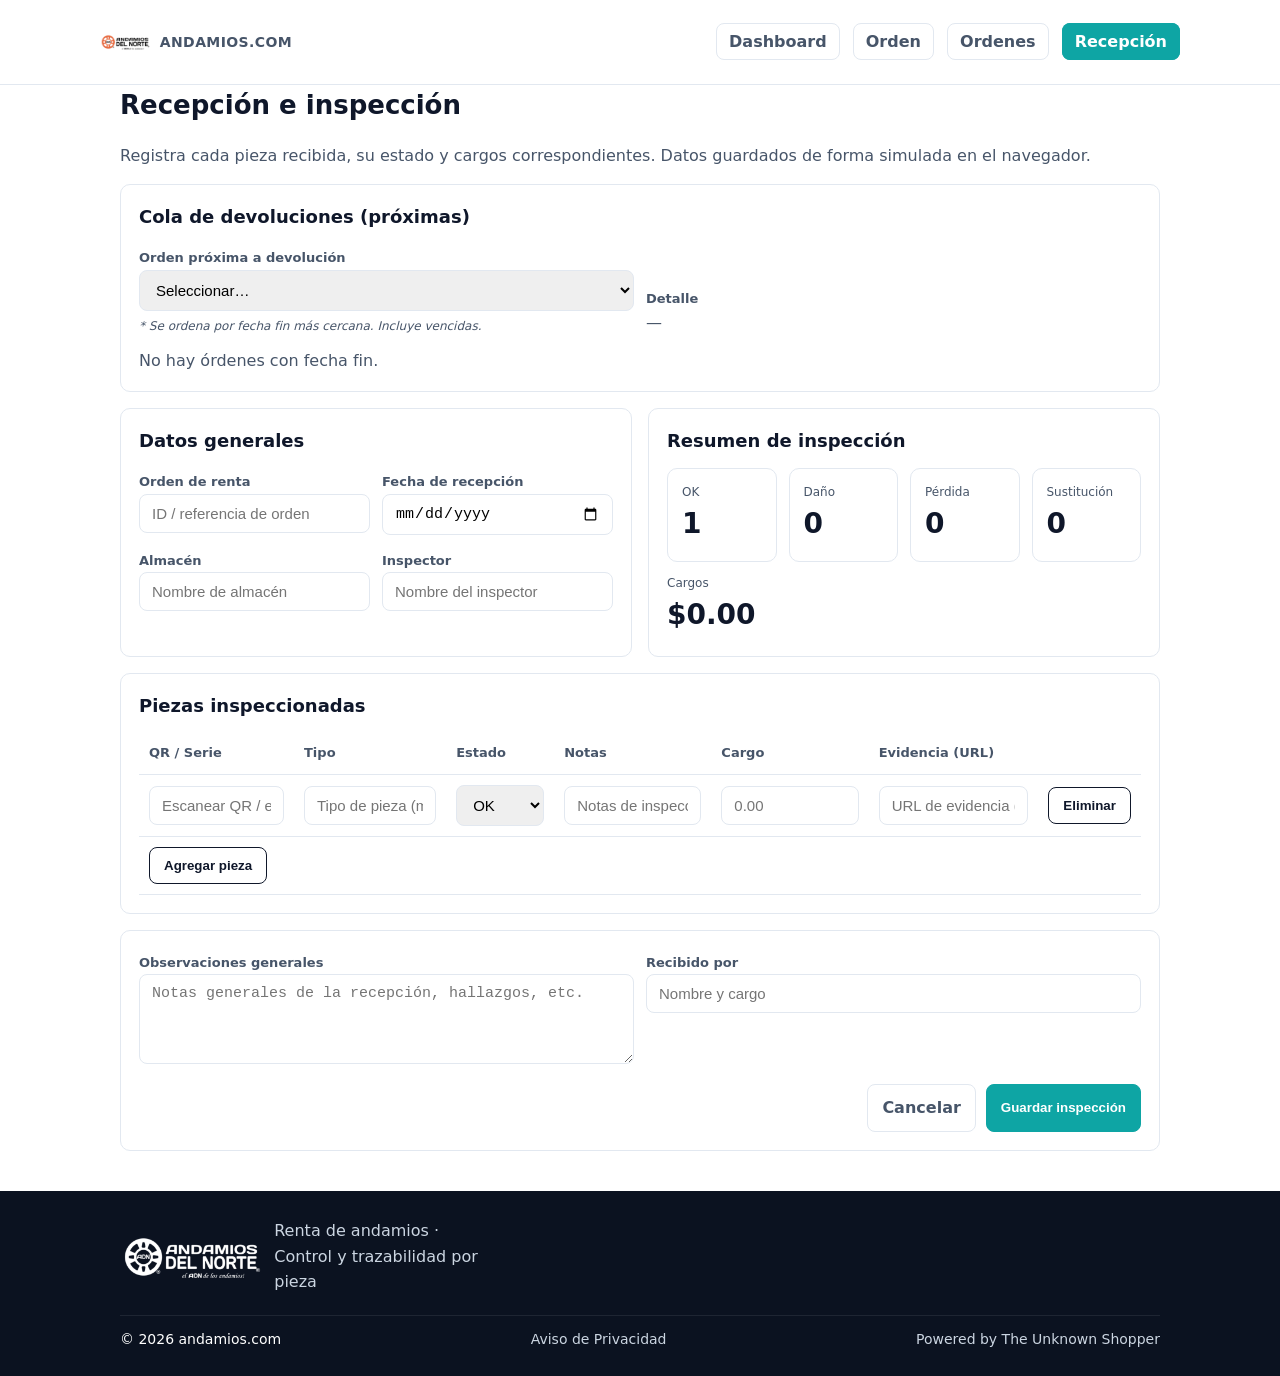
<file: recepcion.html>
<!doctype html>
<html lang="es">
  <head>
    <meta charset="utf-8" />
    <meta name="viewport" content="width=device-width, initial-scale=1" />
    <title>Recepción e inspección | andamios.com</title>
    <link rel="icon" href="img/icon.png" />
    <link rel="stylesheet" href="style.css" />
    <meta name="description" content="Recepción e inspección de andamios. Registra estado por pieza, cargos y evidencia, con guardado en el navegador." />
    <link rel="canonical" href="https://unknownshopper.github.io/andamiosdelnorte/recepcion.html" />
    <!-- Open Graph / WhatsApp preview -->
    <meta property="og:title" content="Recepción e inspección · andamios.com" />
    <meta property="og:description" content="Registra estado por pieza, cargos y evidencia. Control y trazabilidad en el navegador." />
    <meta property="og:type" content="website" />
    <meta property="og:url" content="https://unknownshopper.github.io/andamiosdelnorte/recepcion.html" />
    <meta property="og:image" content="https://unknownshopper.github.io/andamiosdelnorte/img/share.png" />
    <meta property="og:image:width" content="1200" />
    <meta property="og:image:height" content="630" />
    <meta property="og:image:alt" content="andamios.com" />
    <!-- Fallback image -->
    <meta property="og:image" content="https://unknownshopper.github.io/andamiosdelnorte/img/icon.png" />
    <!-- Twitter Card -->
    <meta name="twitter:card" content="summary_large_image" />
    <meta name="twitter:title" content="Recepción e inspección · andamios.com" />
    <meta name="twitter:description" content="Registra estado por pieza, cargos y evidencia. Control y trazabilidad en el navegador." />
    <meta name="twitter:image" content="https://unknownshopper.github.io/andamiosdelnorte/img/share.png" />
    <meta name="twitter:image:width" content="1200" />
    <meta name="twitter:image:height" content="630" />
    <link rel="image_src" href="https://unknownshopper.github.io/andamiosdelnorte/img/share.png" />
    <style>
      :root {
        --bg: #ffffff;
        --surface: #ffffff;
        --ink: #0f172a;
        --muted: #475569;
        --line: #e2e8f0;
        --accent: #0ea5a4;
      }

      * { box-sizing: border-box; }
      html, body { height: 100%; }
      body { margin: 0; font-family: Inter, ui-sans-serif, system-ui, -apple-system, Segoe UI, Roboto, Noto Sans, Ubuntu, Cantarell, Helvetica Neue, Arial; color: var(--ink); background: var(--bg); line-height: 1.6; }
      .container { max-width: 1080px; margin: 0 auto; padding: 0 20px; }

      header.hero { border-bottom: 1px solid var(--line); background: var(--surface); }
      .hero-inner { padding: 28px 0; display: flex; align-items: center; justify-content: space-between; gap: 16px; }
      .brand { display: inline-flex; gap: 10px; align-items: center; text-decoration: none; color: inherit; }
      .brand-mark { width: 36px; height: 36px; border: 2px solid var(--ink); border-radius: 6px; position: relative; }
      .brand-mark::before, .brand-mark::after { content: ""; position: absolute; background: var(--ink); width: 60%; height: 2px; left: 20%; top: 50%; }
      .brand-mark::before { transform: rotate(30deg); }
      .brand-mark::after { transform: rotate(-30deg); }
      .brand-logo { height: 28px; display: inline-block; }
      .brand-name { font-weight: 700; letter-spacing: 0.4px; font-size: 14px; text-transform: uppercase; color: var(--muted); }

      nav a.btn { appearance: none; border: 1px solid var(--line); background: #fff; color: var(--muted); padding: 8px 12px; border-radius: 8px; text-decoration: none; font-weight: 600; margin-left: 8px; }
      .btn.primary { border-color: var(--accent); background: var(--accent); color: #fff; }
      .btn { appearance: none; border: 1px solid var(--ink); background: #fff; color: var(--ink); padding: 10px 14px; border-radius: 8px; cursor: pointer; text-decoration: none; font-weight: 600; }
      .btn.accent { background: var(--accent); color: #fff; border-color: var(--accent); }
      .btn.ghost { border-color: var(--line); color: var(--muted); }

      main { padding: 32px 0 60px; }
      h1 { margin: 0 0 10px; font-size: 26px; }
      .muted { color: var(--muted); }
      .grid { display: grid; grid-template-columns: repeat(12, 1fr); gap: 16px; }
      .card { grid-column: span 12; border: 1px solid var(--line); border-radius: 10px; padding: 18px; background: var(--surface); }
      .card h2 { font-size: 18px; margin: 0 0 12px; }

      .row { display: grid; grid-template-columns: 1fr 1fr; gap: 12px; margin-bottom: 12px; }
      .row-3 { display: grid; grid-template-columns: 1fr 1fr 1fr; gap: 12px; margin-bottom: 12px; }
      label { font-weight: 600; font-size: 13px; color: var(--muted); }
      input, select, textarea { width: 100%; padding: 10px 12px; border: 1px solid var(--line); border-radius: 8px; font-size: 15px; }
      textarea { min-height: 90px; resize: vertical; }

      table { width: 100%; border-collapse: collapse; }
      th, td { padding: 10px; border-bottom: 1px solid var(--line); text-align: left; }
      th { font-size: 13px; color: var(--muted); font-weight: 700; }
      tfoot td { font-weight: 700; }

      .totals { display: grid; grid-template-columns: repeat(4, 1fr); gap: 12px; }
      .totals .box { border: 1px solid var(--line); border-radius: 10px; padding: 14px; }
      .k { font-size: 12px; color: var(--muted); }
      .v { font-size: 28px; font-weight: 800; }

      /* Notas / pie de página */
      .note { font-size: 12px; color: var(--muted); font-style: italic; margin-top: 6px; }
      .note::before { content: '* '; color: var(--muted); }

      @media (min-width: 820px) {
        .card.span-6 { grid-column: span 6; }
      }
      /* Footer y contacto centralizados en style.css */
    </style>
  </head>
  <body>
    <header class="hero">
      <div class="container hero-inner">
        <a class="brand" href="index.html">
          <img class="brand-logo" src="img/logo.png" alt="andamios.com" />
          <span class="brand-name">andamios.com</span>
        </a>
        <nav>
          <a class="btn" href="index.html">Dashboard</a>
          <a class="btn" href="orden.html">Orden</a>
          <a class="btn" href="rentlist.html">Ordenes</a>
          <a class="btn accent" href="recepcion.html">Recepción</a>
        </nav>
      </div>
    </header>

    <main class="container">
      <h1>Recepción e inspección</h1>
      <p class="muted">Registra cada pieza recibida, su estado y cargos correspondientes. Datos guardados de forma simulada en el navegador.</p>

      <form id="recepForm" class="grid" autocomplete="off">
        <section class="card span-12">
          <h2>Cola de devoluciones (próximas)</h2>
          <div class="row" style="align-items:end;">
            <div>
              <label for="recepQueueSelect">Orden próxima a devolución</label>
              <select id="recepQueueSelect">
                <option value="">Seleccionar…</option>
              </select>
              <div class="note">Se ordena por fecha fin más cercana. Incluye vencidas.</div>
            </div>
            <div>
              <label>Detalle</label>
              <div id="recepQueueDetail" class="muted">—</div>
            </div>
          </div>
          <div id="recepQueueList" class="muted" style="margin-top:10px;"></div>
        </section>

        <section class="card span-6">
          <h2>Datos generales</h2>
          <div class="row">
            <div>
              <label for="ordenId">Orden de renta</label>
              <input id="ordenId" name="ordenId" placeholder="ID / referencia de orden" required />
            </div>
            <div>
              <label for="fecha">Fecha de recepción</label>
              <input id="fecha" name="fecha" type="date" required />
            </div>
          </div>
          <div class="row">
            <div>
              <label for="almacen">Almacén</label>
              <input id="almacen" name="almacen" placeholder="Nombre de almacén" />
            </div>
            <div>
              <label for="inspector">Inspector</label>
              <input id="inspector" name="inspector" placeholder="Nombre del inspector" />
            </div>
          </div>
        </section>

        <section class="card span-6">
          <h2>Resumen de inspección</h2>
          <div class="totals">
            <div class="box"><div class="k">OK</div><div class="v" id="tOk">0</div></div>
            <div class="box"><div class="k">Daño</div><div class="v" id="tDanio">0</div></div>
            <div class="box"><div class="k">Pérdida</div><div class="v" id="tPerdida">0</div></div>
            <div class="box"><div class="k">Sustitución</div><div class="v" id="tSust">0</div></div>
          </div>
          <div style="margin-top:12px;">
            <div class="k">Cargos</div>
            <div class="v" id="tCargo">$ 0.00</div>
          </div>
        </section>

        <section class="card span-12">
          <h2>Piezas inspeccionadas</h2>
          <div style="overflow:auto;">
            <table>
              <thead>
                <tr>
                  <th>QR / Serie</th>
                  <th>Tipo</th>
                  <th>Estado</th>
                  <th>Notas</th>
                  <th>Cargo</th>
                  <th>Evidencia (URL)</th>
                  <th></th>
                </tr>
              </thead>
              <tbody id="itemsBody"></tbody>
              <tfoot>
                <tr>
                  <td colspan="7">
                    <button class="btn" type="button" id="addItem">Agregar pieza</button>
                  </td>
                </tr>
              </tfoot>
            </table>
          </div>
        </section>

        <section class="card span-12">
          <div class="row">
            <div>
              <label for="observ">Observaciones generales</label>
              <textarea id="observ" name="observ" placeholder="Notas generales de la recepción, hallazgos, etc."></textarea>
            </div>
            <div>
              <label for="firma">Recibido por</label>
              <input id="firma" name="firma" placeholder="Nombre y cargo" />
            </div>
          </div>
          <div class="actions" style="display:flex; gap:10px; justify-content:flex-end;">
            <a class="btn ghost" href="index.html">Cancelar</a>
            <button class="btn accent" type="submit">Guardar inspección</button>
          </div>
        </section>
      </form>
    </main>

    <footer class="site-footer">
      <div class="container">
        <div class="grid">
          <div>
            <div style="display:flex; align-items:center; gap:12px;">
              <a class="brand" href="index.html" style="display:inline-flex; gap:10px; align-items:center; text-decoration:none;">
                <img class="footer-logo" src="img/logo.png" alt="andamios.com" />
              </a>
              <div class="muted">Renta de andamios · Control y trazabilidad por pieza</div>
            </div>
          </div>
        </div>
        <div class="foot-bottom">
          <div>© 2026 andamios.com</div>
          <div><a href="privacidad.html">Aviso de Privacidad</a></div>
          <div class="muted">Powered by <a href="https://unknownshoppers.com" target="_blank" rel="noopener">The Unknown Shopper</a></div>
        </div>
      </div>
    </footer>
    <script src="script.js"></script>
  </body>
  </html>
</file>
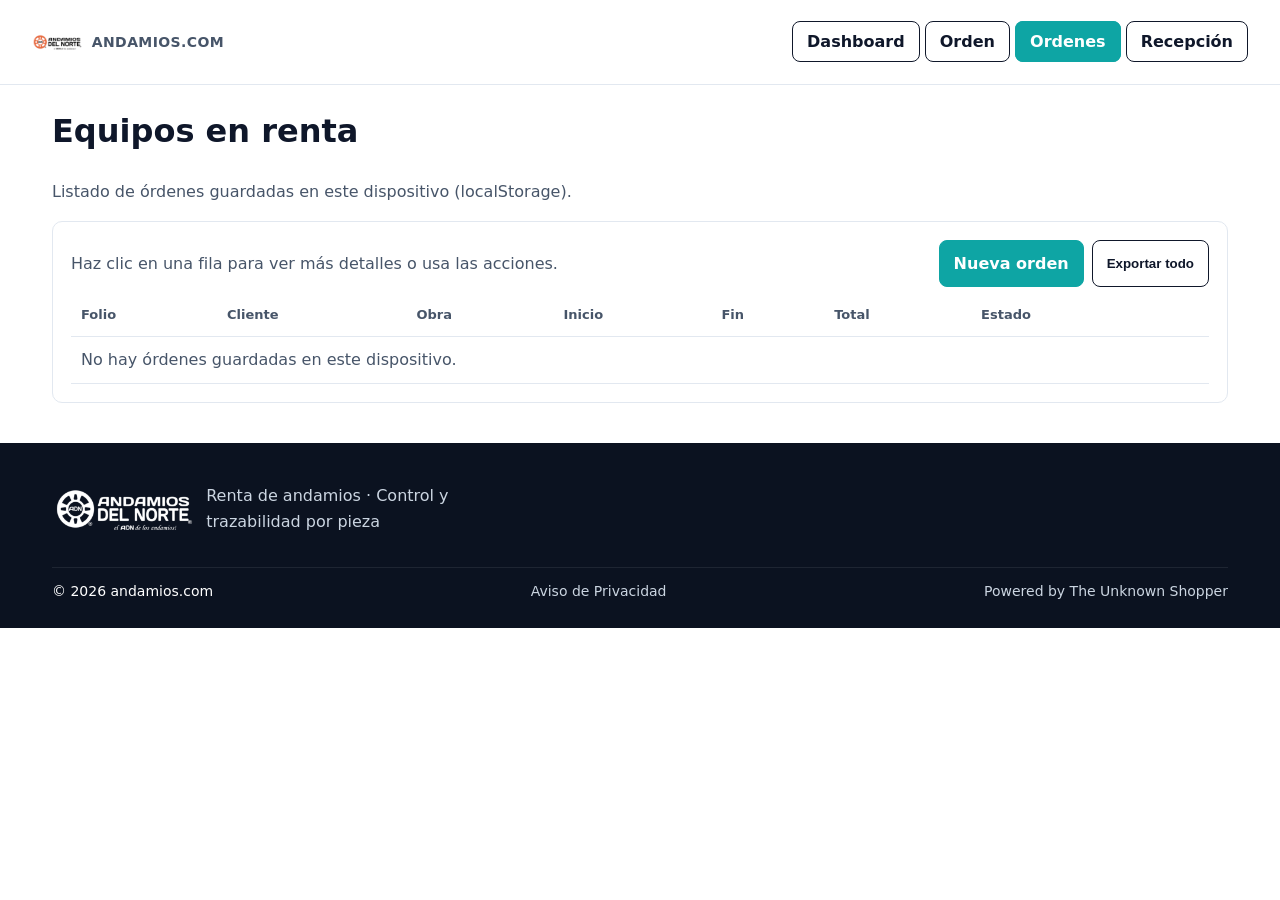
<file: rentlist.html>
<!doctype html>
<html lang="es">
  <head>
    <meta charset="utf-8" />
    <meta name="viewport" content="width=device-width, initial-scale=1" />
    <title>Equipos en renta | andamios.com</title>
    <link rel="icon" href="img/icon.png" />
    <meta name="description" content="Renta y control por pieza. Consulta órdenes guardadas, totales y estados desde el navegador." />
    <link rel="canonical" href="https://unknownshopper.github.io/andamiosdelnorte/rentlist.html" />
    <!-- Open Graph / WhatsApp preview -->
    <meta property="og:title" content="Equipos en renta · andamios.com" />
    <meta property="og:description" content="Listado de órdenes guardadas localmente, con totales y estados." />
    <meta property="og:type" content="website" />
    <meta property="og:url" content="https://unknownshopper.github.io/andamiosdelnorte/rentlist.html" />
    <meta property="og:image" content="https://unknownshopper.github.io/andamiosdelnorte/img/share.png" />
    <meta property="og:image:width" content="1200" />
    <meta property="og:image:height" content="630" />
    <meta property="og:image:alt" content="andamios.com" />
    <!-- Fallback image -->
    <meta property="og:image" content="https://unknownshopper.github.io/andamiosdelnorte/img/icon.png" />
    <!-- Twitter Card -->
    <meta name="twitter:card" content="summary_large_image" />
    <meta name="twitter:title" content="Equipos en renta · andamios.com" />
    <meta name="twitter:description" content="Listado de órdenes guardadas localmente, con totales y estados." />
    <meta name="twitter:image" content="https://unknownshopper.github.io/andamiosdelnorte/img/share.png" />
    <meta name="twitter:image:width" content="1200" />
    <meta name="twitter:image:height" content="630" />
    <link rel="image_src" href="https://unknownshopper.github.io/andamiosdelnorte/img/share.png" />
    <link rel="stylesheet" href="style.css" />
  </head>
  <body>
    <header class="hero">
      <div class="container hero-inner">
        <a class="brand" href="index.html">
          <img class="brand-logo" src="img/logo.png" alt="andamios.com" />
          <span class="brand-name">andamios.com</span>
        </a>
        <nav>
          <a class="btn" href="index.html">Dashboard</a>
          <a class="btn" href="orden.html">Orden</a>
          <a class="btn accent" href="rentlist.html">Ordenes</a>
          <a class="btn" href="recepcion.html">Recepción</a>
        </nav>
      </div>
    </header>

    <main class="container">
      <h1>Equipos en renta</h1>
      <p class="muted">Listado de órdenes guardadas en este dispositivo (localStorage).</p>

      <section class="card span-12">
        <div style="display:flex; justify-content:space-between; align-items:center; gap:12px; margin-bottom:8px;">
          <div class="muted">Haz clic en una fila para ver más detalles o usa las acciones.</div>
          <div style="display:flex; gap:8px;">
            <a href="orden.html" class="btn accent">Nueva orden</a>
            <button id="exportAll" class="btn">Exportar todo</button>
          </div>
        </div>
        <div style="overflow:auto;">
          <table>
            <thead>
              <tr>
                <th>Folio</th>
                <th>Cliente</th>
                <th>Obra</th>
                <th>Inicio</th>
                <th>Fin</th>
                <th>Total</th>
                <th>Estado</th>
                <th></th>
              </tr>
            </thead>
            <tbody id="ordersBody"></tbody>
          </table>
        </div>
      </section>
    </main>

    <footer class="site-footer">
      <div class="container">
        <div class="grid">
          <div>
            <div style="display:flex; align-items:center; gap:12px;">
              <a class="brand" href="index.html" style="display:inline-flex; gap:10px; align-items:center; text-decoration:none;">
                <img class="footer-logo" src="img/logo.png" alt="andamios.com" />
              </a>
              <div class="muted">Renta de andamios · Control y trazabilidad por pieza</div>
            </div>
          </div>
        </div>
        <div class="foot-bottom">
          <div>© 2026 andamios.com</div>
          <div><a href="privacidad.html">Aviso de Privacidad</a></div>
          <div class="muted">Powered by <a href="https://unknownshoppers.com" target="_blank" rel="noopener">The Unknown Shopper</a></div>
        </div>
      </div>
    </footer>

    <script src="script.js"></script>
  </body>
</html>
</file>
<file: style.css>
/* Global variables */
:root {
  --bg: #ffffff;
  --surface: #ffffff;
  --ink: #0f172a;
  --muted: #475569; /* slate-600 */
  --line: #e2e8f0;  /* slate-200 */
  --accent: #0ea5a4; /* teal-500 */
  --brand_orange: #f97316; /* orange-500 */
}

/* Base */
* { box-sizing: border-box; }
html, body { height: 100%; }
body {
  margin: 0;
  font-family: Inter, ui-sans-serif, system-ui, -apple-system, Segoe UI, Roboto, Noto Sans, Ubuntu, Cantarell, Helvetica Neue, Arial, "Apple Color Emoji", "Segoe UI Emoji";
  color: var(--ink);
  background: var(--bg);
  line-height: 1.6;
  font-size: 16px;
  -webkit-font-smoothing: antialiased;
  -moz-osx-font-smoothing: grayscale;
}
.container { max-width: 1100px; margin: 0 auto; padding: 0 20px; }
@media (min-width: 1200px) {
  .container { max-width: 95vw; }
}
@media (min-width: 1800px) {
  .container { max-width: 1700px; }
}
.muted { color: var(--muted); }
main { padding: 32px 0 60px; }
/* Visibility helper for existence indicator */
.existencia-hint {
  margin-top: 6px;
  font-size: 13px;
  font-weight: 600;
  color: #0b3d3c;
  background: #ecfeff;
  border: 1px solid #99f6e4;
  border-radius: 8px;
  padding: 6px 10px;
}

/* Brand / Navbar */
header.hero { border-bottom: 1px solid var(--line); background: var(--surface); }
.hero .container.hero-inner { padding: 28px 0; display: flex; align-items: center; justify-content: space-between; gap: 16px; }
.brand { display: inline-flex; gap: 10px; align-items: center; text-decoration: none; color: inherit; }
.brand-logo { height: 28px; display: inline-block; }
.brand-name { font-weight: 700; letter-spacing: 0.4px; font-size: 14px; text-transform: uppercase; color: var(--muted); }

/* Notes */
.note { font-size: 12px; color: var(--muted); font-style: italic; margin-top: 6px; }
.note::before { content: '* '; color: var(--muted); }

/* Forms (global) */
label { font-weight: 600; font-size: 13px; color: var(--muted); }
input, select, textarea { width: 100%; padding: 10px 12px; border: 1px solid var(--line); border-radius: 8px; font-size: 15px; }
textarea { min-height: 90px; resize: vertical; }

input:focus, select:focus, textarea:focus {
  outline: none;
  border-color: rgba(14,165,164,0.55);
  box-shadow: 0 0 0 3px rgba(14,165,164,0.14);
}

/* Layout helpers */
.row { display: grid; grid-template-columns: 1fr 1fr; gap: 12px; margin-bottom: 12px; }
.row-3 { display: grid; grid-template-columns: 1fr 1fr 1fr; gap: 12px; margin-bottom: 12px; }

.partidas-controls {
  display: flex;
  flex-direction: column;
  gap: 12px;
}

.partidas-controls > div:last-child {
  display: flex;
  justify-content: flex-end;
}

/* Headings inside cards */
.card h2 { font-size: 18px; margin: 0 0 12px; }

/* Footer (industrial dark) */
.site-footer { background: #0b1220; color: #fff; margin-top: 40px; }
.site-footer .container { display: grid; gap: 18px; padding: 26px 20px; }
.site-footer .grid { display: grid; grid-template-columns: 1fr; gap: 16px; }
.site-footer a { color: #cbd5e1; text-decoration: none; }
.site-footer a:hover { color: #fff; }
.site-footer .brand { color: #fff; }
.site-footer .footer-logo { height: 80px; filter: brightness(0) invert(1); }
.site-footer .muted { color: #cbd5e1; }
.site-footer .foot-bottom { border-top: 1px solid rgba(255,255,255,0.08); padding-top: 12px; font-size: 14px; display:flex; justify-content: space-between; flex-wrap: wrap; gap:8px; }
@media (min-width: 820px) {
  .site-footer .grid { grid-template-columns: 1.2fr 1fr 1fr; }
}

/* Contact lines & icons */
.contact-line { display: flex; align-items: center; gap: 8px; }
.contact-line .icon { width: 18px; height: 18px; display: inline-block; vertical-align: middle; }
.icon.whatsapp { width: 18px; height: 18px; display:inline-block; vertical-align: middle; background-color: #cbd5e1; -webkit-mask: url('https://cdn.jsdelivr.net/npm/simple-icons@9.10.0/icons/whatsapp.svg') no-repeat center / contain; mask: url('https://cdn.jsdelivr.net/npm/simple-icons@9.10.0/icons/whatsapp.svg') no-repeat center / contain; }
.material-symbols-rounded.icon { font-size: 18px; line-height: 1; color: #cbd5e1; }

/* Buttons (shared) */
.btn { appearance: none; border: 1px solid var(--ink); background: #fff; color: var(--ink); padding: 10px 14px; border-radius: 8px; cursor: pointer; text-decoration: none; font-weight: 600; }
.btn.accent { background: var(--accent); color: #fff; border-color: var(--accent); }
.btn.ghost { border-color: var(--line); color: var(--muted); }

/* Tables (shared) */
table { width: 100%; border-collapse: collapse; }
th, td { padding: 10px; border-bottom: 1px solid var(--line); text-align: left; }
th { font-size: 13px; color: var(--muted); font-weight: 700; }
tfoot td { font-weight: 700; }

/* Document sheets (Cotización / Contrato) */
.doc-shell { background: #f8fafc; }
.doc-actions { display:flex; justify-content:flex-end; gap:10px; padding: 12px 0 0; }
.doc-sheet {
  background: #fff;
  border: 1px solid var(--line);
  border-radius: 12px;
  box-shadow: 0 10px 30px rgba(15,23,42,0.08);
  overflow: hidden;
}
.doc-letterhead {
  background: linear-gradient(90deg, var(--brand_orange), #fb923c);
  color: #fff;
  padding: 20px 18px;
  display:flex;
  align-items:center;
  justify-content:space-between;
  gap: 12px;
}
.doc-letterhead .doc-brand { display:flex; align-items:center; gap: 10px; }
.doc-letterhead .doc-logo { height: 44px; filter: brightness(0) invert(1); }
.doc-letterhead .doc-title { font-weight: 900; letter-spacing: 0.4px; }
.doc-letterhead .doc-meta { text-align:right; font-size: 12px; opacity: 0.95; }
.doc-body { padding: 18px; }
.doc-kv { display:grid; grid-template-columns: 1fr 1fr; gap: 12px; }
.doc-kv .kv { border: 1px solid var(--line); border-radius: 10px; padding: 12px; }
.doc-kv .kv .k { font-size: 12px; color: rgba(255,255,255,0.9); }
.doc-kv .kv .v { font-weight: 800; }
.doc-section-title { margin: 14px 0 8px; font-size: 14px; font-weight: 900; color: #0f172a; }
.doc-note { font-size: 13px; color: var(--muted); }
.doc-totals { width: 360px; margin-left:auto; }

@media (max-width: 640px) {
  .doc-body { padding: 14px; }
  .doc-letterhead { flex-direction: column; align-items: flex-start; }
  .doc-letterhead .doc-meta { text-align:left; }
  .doc-totals { width: 100%; }
}

@media print {
  body { background: #fff; }
  header.hero, footer.site-footer, .doc-actions { display:none !important; }
  .doc-shell { background: #fff; }
  .doc-sheet { box-shadow: none; border: 0; border-radius: 0; }
  .container { max-width: none !important; padding: 0 !important; }
}

/* Partidas: tipo badge y resaltado */
.type-badge { display:inline-block; padding: 2px 8px; font-size: 12px; border-radius: 999px; border: 1px solid var(--line); color: var(--muted); background: #f8fafc; }
.type-badge.is-conjunto { background: #ecfeff; color: var(--accent); border-color: #99f6e4; }
.type-badge.is-pieza { background: #f1f5f9; }
/* Conjuntos alternados: grupo A con tono y grupo B blanco */
tbody tr.row-conjunto.group-a td { background: #f0fdfa; }
tbody tr.row-conjunto.group-b td { background: #ffffff; }

/* Selector de piezas (grid de iconos grandes) */
.pieza-grid {
  display: grid;
  grid-template-columns: repeat(3, minmax(0, 1fr));
  gap: 10px;
  margin-top: 8px;
}
.pieza-tile {
  border: 1px solid var(--line);
  border-radius: 12px;
  background: #fff;
  padding: 12px 10px;
  text-align: center;
  cursor: pointer;
  user-select: none;
  -webkit-tap-highlight-color: transparent;
}
.pieza-tile .pieza-icon {
  width: 46px;
  height: 46px;
  border-radius: 12px;
  margin: 0 auto 8px;
  background: #f1f5f9;
  border: 1px solid var(--line);
  display: flex;
  align-items: center;
  justify-content: center;
  font-weight: 800;
  color: #0f172a;
}
.pieza-tile .pieza-name {
  font-weight: 800;
  font-size: 13px;
  line-height: 1.15;
}
.pieza-tile .pieza-meta {
  margin-top: 4px;
  font-size: 12px;
  color: var(--muted);
}
.pieza-tile.is-active {
  border-color: rgba(14,165,164,0.75);
  box-shadow: 0 0 0 3px rgba(14,165,164,0.14);
}
.pieza-tile.is-active .pieza-icon {
  background: #ecfeff;
  border-color: #99f6e4;
  color: var(--accent);
}

.pieza-tile.is-disabled {
  opacity: 0.45;
}

.pieza-tile.is-disabled {
  pointer-events: none;
}

/* Utilities */
.grid { display: grid; grid-template-columns: repeat(12, 1fr); gap: 16px; }
.card { grid-column: span 12; border: 1px solid var(--line); border-radius: 10px; padding: 18px; background: var(--surface); }

/* Responsive */
@media (min-width: 720px) {
  .card.span-6 { grid-column: span 6; }
  .card.span-4 { grid-column: span 4; }
}

@media (max-width: 640px) {
  .container { padding: 0 14px; }
  .hero .container.hero-inner { padding: 16px 0; flex-direction: column; align-items: flex-start; }
  .hero nav { width: 100%; display: flex; flex-wrap: wrap; gap: 8px; }
  .hero nav .btn { padding: 10px 12px; }
  main { padding: 18px 0 44px; }

  .row { grid-template-columns: 1fr; }
  .row-3 { grid-template-columns: 1fr; }

  /* Orden: mapa más compacto */
  #map { min-height: 260px; }

  /* Partidas: grid de piezas en 2 columnas para teléfono */
  .pieza-grid { grid-template-columns: repeat(2, minmax(0, 1fr)); }

  /* Partidas: tabla más legible en teléfono (ocultar columnas secundarias) */
  #partidasTabla th:nth-child(2),
  #partidasTabla td:nth-child(2),
  #partidasTabla th:nth-child(4),
  #partidasTabla td:nth-child(4),
  #partidasTabla th:nth-child(5),
  #partidasTabla td:nth-child(5),
  #partidasTabla th:nth-child(6),
  #partidasTabla td:nth-child(6) {
    display: none;
  }

  #partidasTabla colgroup { display: none; }

  /* Botones en listados: más cómodos */
  td[style*="white-space:nowrap"] .btn { margin-bottom: 6px; }
}
</file>
